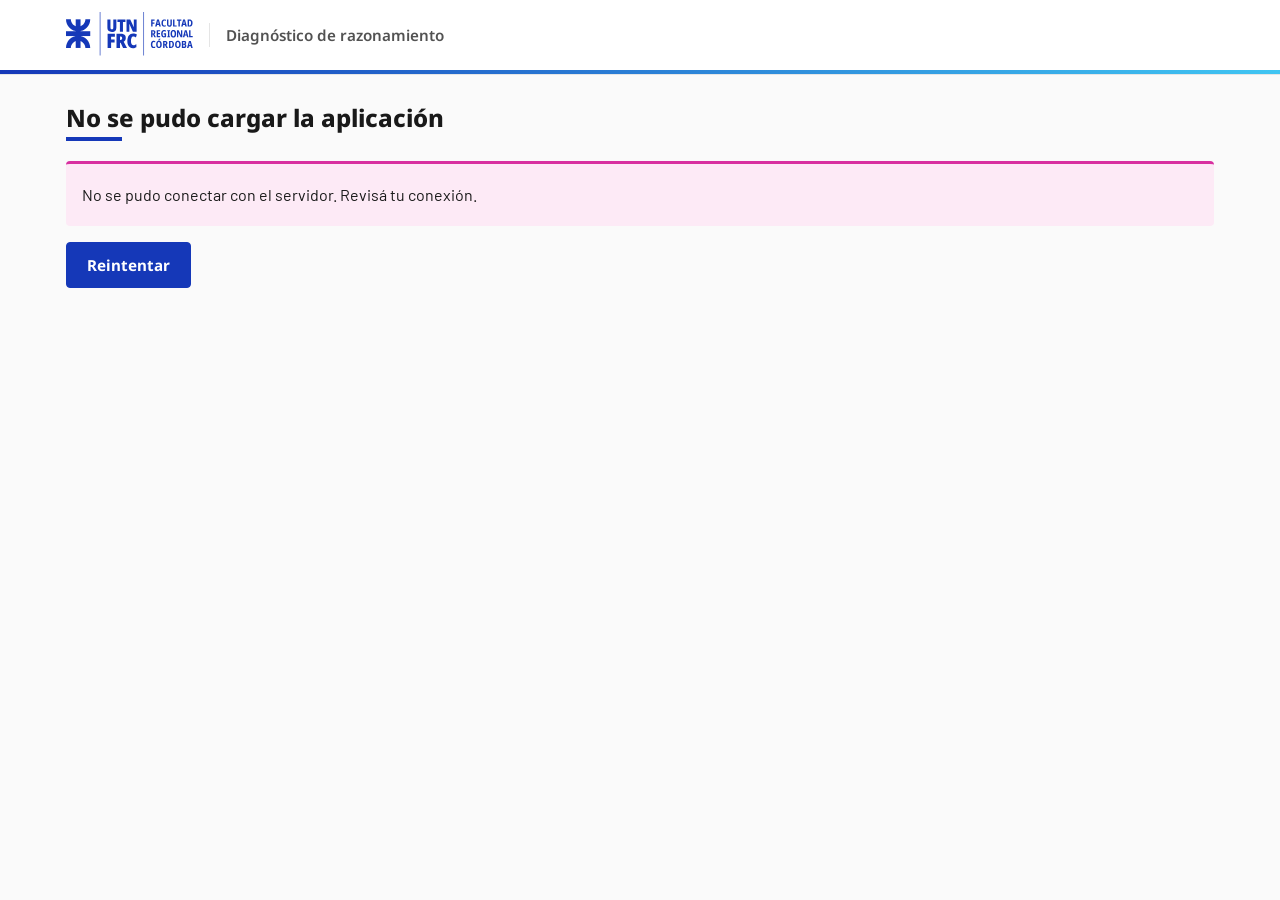
<file: index.html>
<!doctype html>
<html lang="es-AR">
<head>
  <meta charset="utf-8">
  <meta name="viewport" content="width=device-width, initial-scale=1">
  <!-- URL del web app de Apps Script (/exec). Vacío = modo demostración (no envía nada).
       Al empaquetar para Apps Script (tools/build.mjs) se vacía: allí se usa google.script.run. -->
  <meta name="adm-endpoint" content="https://script.google.com/macros/s/AKfycbxphro7fCM4X6hc3OILZ6rqdETnppSdbJthvHeFShtG07scTrv3sZAgCCoYEf8JAbkT/exec">
  <title>Diagnóstico de razonamiento · UTN FRC</title>
  <link rel="preconnect" href="https://fonts.googleapis.com">
  <link rel="preconnect" href="https://fonts.gstatic.com" crossorigin>
  <link rel="stylesheet" href="https://fonts.googleapis.com/css2?family=Barlow:ital,wght@0,400;0,500;0,600;0,700;1,400&family=JetBrains+Mono:wght@500;700&family=Noto+Sans:wght@600;700;800&display=swap">
  <link rel="stylesheet" href="styles.css">
</head>
<body>
  <a class="skip-link" href="#app">Saltar al contenido</a>
  <header class="site-header">
    <div class="site-header-inner">
      <span class="brand">
        <picture class="logo-extendido">
          <source srcset="assets/logo-utn-frc-blanco.svg" media="(prefers-color-scheme: dark)">
          <img src="assets/logo-utn-frc.svg" alt="UTN · Facultad Regional Córdoba" width="127" height="46">
        </picture>
        <picture class="logo-reducido">
          <source srcset="assets/logo-utn-frc-reducido-blanco.svg" media="(prefers-color-scheme: dark)">
          <img src="assets/logo-utn-frc-reducido.svg" alt="UTN · Facultad Regional Córdoba" width="59" height="38">
        </picture>
      </span>
      <span class="site-title">Diagnóstico de razonamiento</span>
    </div>
    <div class="brand-gradient" aria-hidden="true"></div>
  </header>
  <div id="demo-banner" class="demo-banner" hidden>
    Modo demostración: las respuestas no se envían a ningún servidor.
  </div>
  <main id="app" tabindex="-1">
    <p class="loading">Cargando…</p>
    <noscript>Esta aplicación necesita JavaScript habilitado.</noscript>
  </main>
  <div id="sr-live" class="sr-only" aria-live="polite" aria-atomic="true"></div>
  <div id="sr-alert" class="sr-only" role="alert" aria-atomic="true"></div>

  <dialog id="dlg" aria-labelledby="dlg-title" aria-describedby="dlg-body">
    <h2 id="dlg-title"></h2>
    <div id="dlg-body"></div>
    <div class="dlg-actions" id="dlg-actions"></div>
  </dialog>

  <script src="items.js"></script>
  <script src="app.js"></script>
</body>
</html>
</file>
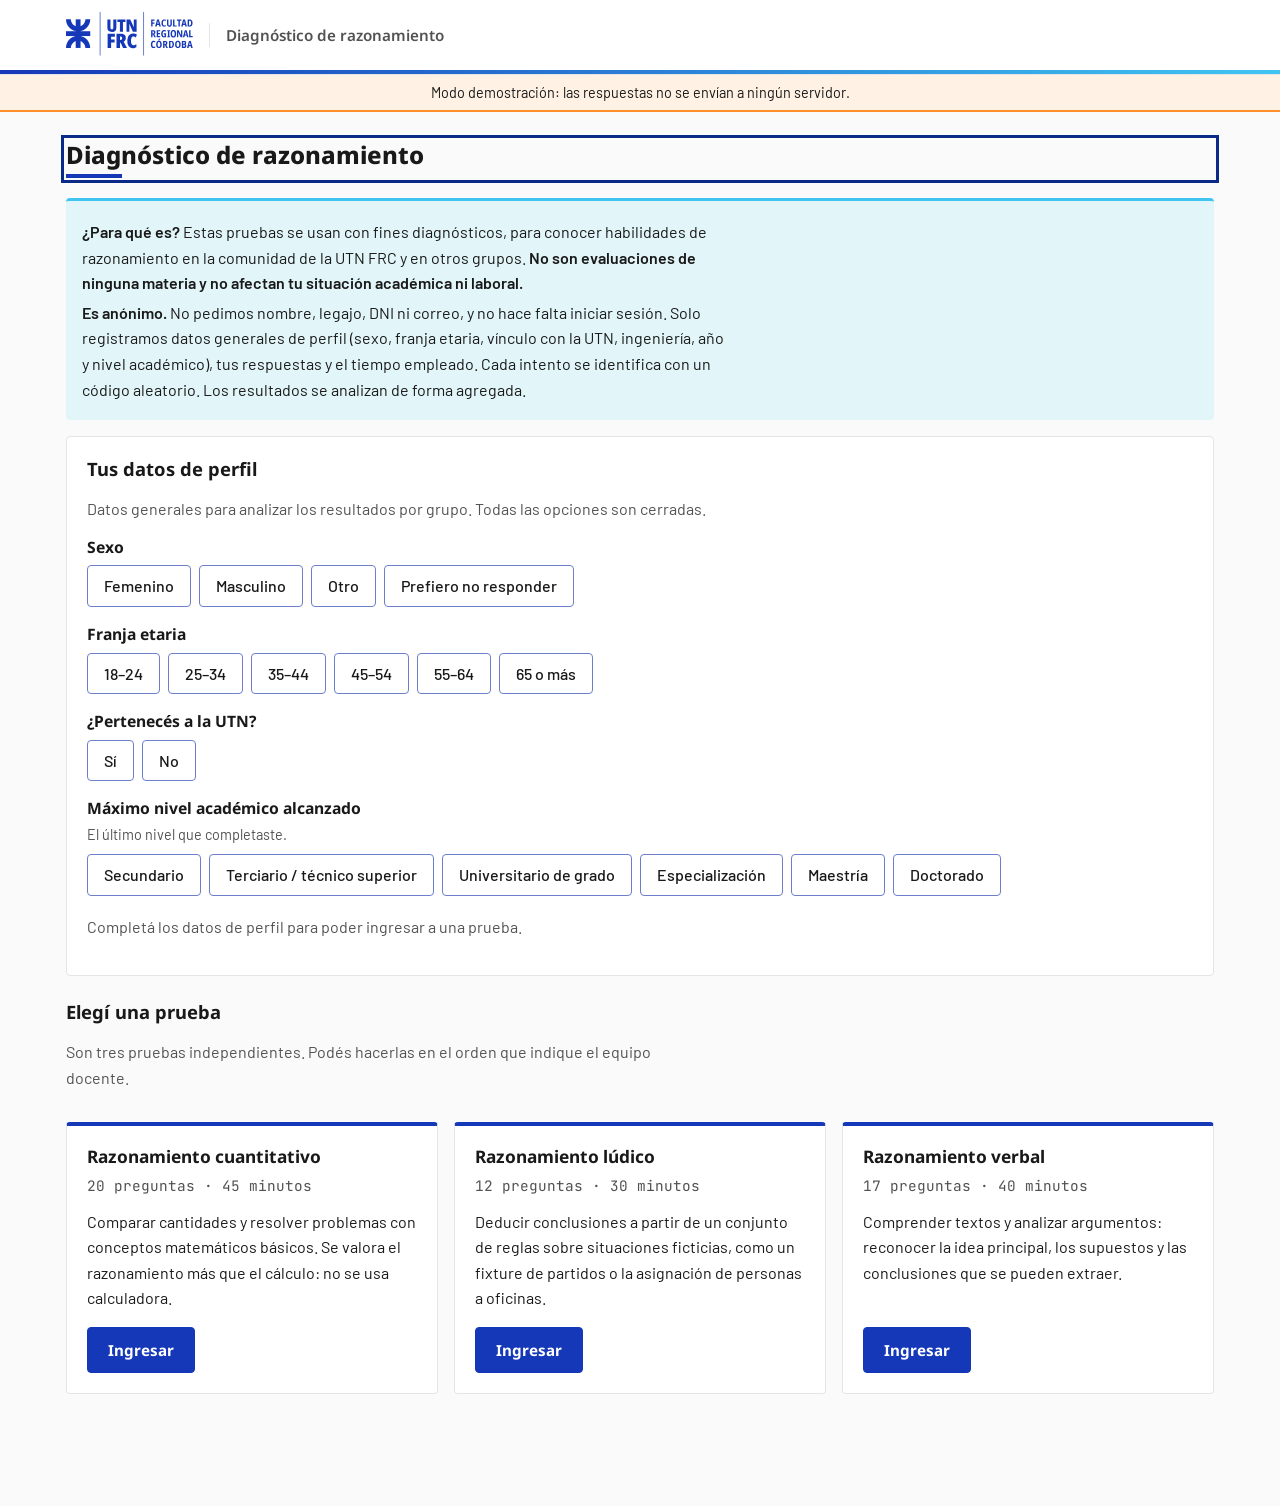
<file: apps-script/Index.html>
<!-- ARCHIVO GENERADO por tools/build.mjs a partir de web/. No editar a mano. -->
<!doctype html>
<html lang="es-AR">
<head>
  <meta charset="utf-8">
  <!-- URL del web app de Apps Script (/exec). Vacío = modo demostración (no envía nada).
       Al empaquetar para Apps Script (tools/build.mjs) se vacía: allí se usa google.script.run. -->
  <meta name="adm-endpoint" content="">
  <title>Diagnóstico de razonamiento · UTN FRC</title>
  <link rel="preconnect" href="https://fonts.googleapis.com">
  <link rel="preconnect" href="https://fonts.gstatic.com" crossorigin>
  <link rel="stylesheet" href="https://fonts.googleapis.com/css2?family=Barlow:ital,wght@0,400;0,500;0,600;0,700;1,400&family=JetBrains+Mono:wght@500;700&family=Noto+Sans:wght@600;700;800&display=swap">
  <style>
/*
 * Estilos alineados al Manual de Identidad Visual UTN FRC (versión reducida, mayo 2026).
 * Paleta: Azul UTN FRC #1538B8 (oscuro #0B2986, claro #D9E5F4), Celeste Asento #40C5F2
 * (oscuro #0A3F60, claro #E2F6F9), neutros #191919 / #E5E5E5 / #FAFAFA y complementarios
 * Naranja Energía #FF8E2C, Magenta Visión #D830A0, Verde Vital #6FA958.
 * Tipografías: Barlow (textos), Noto Sans (títulos y textos cortos destacados),
 * JetBrains Mono (información tabulada: temporizador y códigos).
 * Los valores marcados "derivado" no están en el manual: se eligieron para cumplir contraste AA.
 */
:root {
  --utn-azul: #1538B8;
  --utn-azul-oscuro: #0B2986;
  --utn-azul-claro: #D9E5F4;
  --utn-celeste: #40C5F2;
  --utn-celeste-oscuro: #0A3F60;
  --utn-celeste-claro: #E2F6F9;
  --utn-negro: #191919;
  --utn-gris: #E5E5E5;
  --utn-gris-claro: #FAFAFA;
  --utn-naranja: #FF8E2C;
  --utn-magenta: #D830A0;

  --bg: var(--utn-gris-claro);
  --surface: #FFFFFF;
  --surface-2: var(--utn-azul-claro);
  --text: var(--utn-negro);
  --muted: #525252;              /* derivado: gris de texto secundario, 7.5:1 */
  --border: var(--utn-gris);     /* líneas y bordes (manual) */
  --border-control: #6D7FCB;     /* derivado del azul: bordes de controles, 3.8:1 */
  --accent: var(--utn-azul);
  --accent-strong: var(--utn-azul-oscuro);
  --accent-contrast: #FFFFFF;
  --accent-soft: var(--utn-azul-claro);
  --info-soft: var(--utn-celeste-claro);
  --info-ink: var(--utn-celeste-oscuro);
  --warn: var(--utn-naranja);
  --warn-soft: #FFF1E3;          /* derivado del naranja */
  --warn-ink: var(--utn-negro);
  --danger: #9B1E72;             /* derivado del magenta para texto, 7.4:1 */
  --danger-soft: #FDEAF6;        /* derivado del magenta */
  --danger-line: var(--utn-magenta);
  --focus: var(--utn-azul-oscuro);
  --header-bg: #FFFFFF;
  --gradient: linear-gradient(90deg, var(--utn-azul) 0%, var(--utn-celeste) 100%);

  --font-text: "Barlow", system-ui, -apple-system, "Segoe UI", Roboto, Arial, sans-serif;
  --font-title: "Noto Sans", "Barlow", system-ui, sans-serif;
  --font-mono: "JetBrains Mono", ui-monospace, "SF Mono", Menlo, Consolas, monospace;
  --radius: 4px;
  --radius-sm: 3px;
  --read-width: 72ch;
  color-scheme: light;
}
@media (prefers-color-scheme: dark) {
  :root {
    --bg: var(--utn-negro);
    --surface: #202326;          /* derivado */
    --surface-2: var(--utn-celeste-oscuro);
    --text: var(--utn-gris-claro);
    --muted: #B8B8B8;            /* derivado */
    --border: #3A3F45;           /* derivado */
    --border-control: #7F8A99;   /* derivado */
    --accent: var(--utn-celeste);
    --accent-strong: #7FD8F6;    /* derivado */
    --accent-contrast: var(--utn-negro);
    --accent-soft: var(--utn-celeste-oscuro);
    --info-soft: #12303F;        /* derivado */
    --info-ink: var(--utn-celeste-claro);
    --warn-soft: #3A2A17;        /* derivado */
    --warn-ink: #FFD2A8;         /* derivado */
    --danger: #E07BC4;           /* derivado */
    --danger-soft: #3D1A30;      /* derivado */
    --focus: var(--utn-celeste);
    --header-bg: #202326;
    color-scheme: dark;
  }
}

* { box-sizing: border-box; }
html { -webkit-text-size-adjust: 100%; }
body {
  margin: 0;
  background: var(--bg);
  color: var(--text);
  font: 400 16px/1.6 var(--font-text);
}
main { max-width: 1180px; margin: 0 auto; padding: 16px 16px 96px; outline: none; }
h1, h2, h3, legend, .q-number, .test-bar .title { font-family: var(--font-title); line-height: 1.25; }
h1 { font-size: 1.5rem; font-weight: 800; margin: .75rem 0 1.25rem; padding-bottom: .5rem; position: relative; }
/* Subrayado corto en azul, como los encabezados de sección del manual. */
h1::after { content: ""; position: absolute; left: 0; bottom: 0; width: 56px; height: 4px; background: var(--accent); }
h2 { font-size: 1.15rem; font-weight: 700; margin: 1.5rem 0 .75rem; }
h3 { font-size: 1.02rem; font-weight: 700; margin: 1rem 0 .5rem; }
p, li { max-width: var(--read-width); }
a { color: var(--accent); }
strong, b { font-weight: 600; }
.muted { color: var(--muted); }
.loading { color: var(--muted); }

:focus-visible { outline: 3px solid var(--focus); outline-offset: 2px; }

.sr-only {
  position: absolute !important; width: 1px; height: 1px; padding: 0; margin: -1px;
  overflow: hidden; clip: rect(0 0 0 0); white-space: nowrap; border: 0;
}
.skip-link { position: absolute; left: 8px; top: -48px; background: var(--surface); padding: 8px 12px; z-index: 50; border-radius: var(--radius); }
.skip-link:focus { top: 8px; }
.demo-banner { background: var(--warn-soft); color: var(--warn-ink); text-align: center; padding: 6px 12px; font-size: .9rem; border-bottom: 2px solid var(--warn); }

/* ---------- Encabezado institucional ---------- */
.site-header { background: var(--header-bg); border-bottom: 1px solid var(--border); }
.site-header-inner {
  max-width: 1180px; margin: 0 auto; padding: 12px 16px;
  display: flex; align-items: center; gap: 16px; flex-wrap: wrap;
}
.brand { display: block; line-height: 0; }
.brand img { display: block; height: 46px; width: auto; }
.brand picture { display: block; }
.brand .logo-reducido { display: none; }
.site-title {
  font-family: var(--font-title); font-weight: 600; font-size: .95rem; color: var(--muted);
  padding-left: 16px; border-left: 1px solid var(--border);
}
.brand-gradient { height: 4px; background: var(--gradient); }
@media (max-width: 600px) {
  .brand img { height: 38px; }
  .brand .logo-extendido { display: none; }
  .brand .logo-reducido { display: block; }
  .site-title { font-size: .85rem; padding-left: 12px; }
}

/* ---------- Tarjetas y formularios ---------- */
.card {
  background: var(--surface); border: 1px solid var(--border); border-radius: var(--radius);
  padding: 20px; margin: 16px 0;
}
.notice { background: var(--info-soft); color: var(--text); border-radius: var(--radius); padding: 14px 16px; margin: 16px 0; border-top: 3px solid var(--utn-celeste); }
.notice.warn { background: var(--warn-soft); border-top-color: var(--warn); }
.notice.danger { background: var(--danger-soft); border-top-color: var(--danger-line); }
.notice p { margin: .25rem 0; }

fieldset { border: 0; padding: 0; margin: 0 0 18px; min-width: 0; }
fieldset .ayuda { margin: -4px 0 8px; font-size: .9rem; }
.bloque-condicional { border-left: 3px solid var(--accent-soft); padding-left: 14px; margin: -4px 0 18px; }
.bloque-condicional[hidden] { display: none; }
legend { font-weight: 700; margin-bottom: 8px; padding: 0; font-size: .98rem; }
.choice-row { display: flex; flex-wrap: wrap; gap: 8px; }
.chip { position: relative; }
.chip input { position: absolute; opacity: 0; inset: 0; margin: 0; cursor: pointer; }
.chip span {
  display: inline-block; padding: 7px 16px; border: 1px solid var(--border-control); border-radius: var(--radius);
  background: var(--surface); cursor: pointer; user-select: none; font-weight: 500;
}
.chip input:checked + span { background: var(--accent); color: var(--accent-contrast); border-color: var(--accent); }
.chip input:focus-visible + span { outline: 3px solid var(--focus); outline-offset: 2px; }
select {
  font: inherit; color: var(--text); background: var(--surface); border: 1px solid var(--border-control);
  border-radius: var(--radius); padding: 9px 12px; width: 100%; max-width: 480px;
}

.btn {
  font: inherit; font-family: var(--font-title); font-weight: 700; font-size: .95rem; cursor: pointer;
  border-radius: var(--radius); padding: 10px 20px;
  border: 1px solid var(--accent); background: var(--accent); color: var(--accent-contrast);
  min-height: 44px; display: inline-flex; align-items: center; gap: 6px; text-decoration: none;
}
.btn:hover:not([disabled]) { background: var(--accent-strong); border-color: var(--accent-strong); }
.btn.secondary { background: transparent; color: var(--accent); }
.btn.secondary:hover:not([disabled]) { background: var(--accent-soft); color: var(--accent); }
.btn.ghost { background: transparent; border-color: transparent; color: var(--accent); padding-inline: 8px; }
.btn.ghost:hover:not([disabled]) { background: var(--accent-soft); border-color: transparent; }
.btn[disabled] { opacity: .45; cursor: not-allowed; }
.actions { display: flex; flex-wrap: wrap; gap: 10px; margin-top: 16px; align-items: center; }

.tests { display: grid; gap: 16px; grid-template-columns: repeat(auto-fit, minmax(260px, 1fr)); }
.test-card { display: flex; flex-direction: column; gap: 6px; border-top: 4px solid var(--accent); }
.test-card h3 { margin: 0; font-size: 1.08rem; }
.test-card .meta { color: var(--muted); font-size: .9rem; margin: 0; font-family: var(--font-mono); }
.test-card .resumen { margin: .35rem 0 0; }
.test-card .actions { margin-top: auto; padding-top: 10px; }
.badge { display: inline-block; font-size: .8rem; padding: 2px 8px; border-radius: var(--radius-sm); background: var(--accent-soft); color: var(--text); }
.badge.warn { background: var(--warn-soft); color: var(--warn-ink); }

dl.facts { display: grid; grid-template-columns: max-content 1fr; gap: 4px 16px; margin: 0; }
dl.facts dt { color: var(--muted); }
dl.facts dd { margin: 0; font-weight: 600; }

/* ---------- Barra de la prueba ---------- */
.test-bar {
  position: sticky; top: 0; z-index: 10; background: var(--surface); border-bottom: 1px solid var(--border);
  box-shadow: 0 2px 0 0 var(--accent);
  margin: -16px -16px 16px; padding: 10px 16px; display: flex; flex-wrap: wrap; gap: 8px 16px; align-items: center;
}
.test-bar .title { font-weight: 700; margin-right: auto; }
.timer {
  font-family: var(--font-mono); font-variant-numeric: tabular-nums; font-weight: 700; font-size: 1.1rem;
  padding: 4px 12px; border-radius: var(--radius); background: var(--accent-soft); color: var(--text);
  border: 1px solid transparent;
}
.timer.warn { background: var(--warn); color: var(--utn-negro); }
.timer.danger { background: var(--danger-soft); color: var(--danger); border-color: var(--danger-line); }
.progress { color: var(--muted); font-size: .92rem; }

/* ---------- Layout pregunta + material ---------- */
.test-layout { display: grid; gap: 20px; }
.test-layout.with-material { grid-template-columns: minmax(0, 1fr); }
@media (min-width: 960px) {
  .test-layout.with-material { grid-template-columns: minmax(0, 1fr) minmax(0, 1.1fr); align-items: start; }
  .material { position: sticky; top: 76px; max-height: calc(100vh - 96px); overflow: auto; }
  .material-toggle { display: none !important; }
  .material .material-body[hidden] { display: block !important; }
}
.material {
  background: var(--surface); border: 1px solid var(--border); border-radius: var(--radius); padding: 16px 20px;
  border-top: 4px solid var(--utn-celeste);
}
.material h2 { margin: 0 0 .5rem; font-size: 1rem; }
.material-head { display: flex; justify-content: space-between; align-items: center; gap: 8px; }
.material-body { line-height: 1.7; }
.material-body strong { background: var(--accent-soft); padding: 0 2px; border-radius: 2px; }
ul.rules { padding-left: 1.2em; }
ul.rules li { margin: .3rem 0; }
@media (max-width: 959px) {
  .material-body { max-height: 55vh; overflow: auto; }
}

.question { background: var(--surface); border: 1px solid var(--border); border-radius: var(--radius); padding: 20px; }
.part-head { font-size: .92rem; margin-bottom: 12px; }
.part-head summary { cursor: pointer; font-weight: 600; color: var(--accent); }
.part-head .consigna { color: var(--muted); margin: .5rem 0 0; }
.q-number { font-size: 1.05rem; font-weight: 800; margin: 0 0 10px; }
.stem { margin-bottom: 16px; }
.stem p { margin: .5rem 0; }
.common { text-align: center; margin: 8px 0 14px; }
table.quantities { width: 100%; border-collapse: collapse; margin: 6px 0 18px; table-layout: fixed; }
table.quantities th, table.quantities td { border: 1px solid var(--border); padding: 10px 12px; text-align: center; vertical-align: middle; }
table.quantities th { background: var(--accent-soft); font-family: var(--font-title); font-size: .92rem; }
blockquote.stimulus { margin: 0 0 14px; padding: 10px 16px; border-left: 4px solid var(--accent); background: var(--bg); border-radius: 0 var(--radius) var(--radius) 0; }
blockquote.stimulus p { margin: .4rem 0; }
ol.roman { list-style: upper-roman; padding-left: 2.4em; }
ol.roman li { margin: .3rem 0; }

.options { display: grid; gap: 8px; }
.option {
  display: grid; grid-template-columns: auto auto 1fr; gap: 10px; align-items: center;
  border: 1px solid var(--border); border-radius: var(--radius); padding: 10px 14px; cursor: pointer; background: var(--surface);
}
.option:hover { border-color: var(--border-control); }
.option input { width: 18px; height: 18px; margin: 0; accent-color: var(--accent); }
.option .letter { font-family: var(--font-title); font-weight: 800; min-width: 1.4em; color: var(--accent); }
.option:has(input:checked) { border-color: var(--accent); background: var(--accent-soft); box-shadow: inset 0 0 0 1px var(--accent); }
.q-nav { display: grid; grid-template-columns: auto 1fr auto; gap: 10px; align-items: center; margin-top: 18px; }
.q-nav [data-accion=limpiar] { justify-self: center; }
@media (max-width: 480px) {
  .q-nav { grid-template-columns: 1fr 1fr; }
  .q-nav [data-accion=sig] { grid-column: 2; grid-row: 1; justify-content: center; }
  .q-nav [data-accion=ant] { justify-content: center; }
  .q-nav [data-accion=limpiar] { grid-column: 1 / -1; }
}

.grid-nav { margin-top: 20px; }
.grid-nav ol { list-style: none; padding: 0; margin: 0; display: flex; flex-wrap: wrap; gap: 6px; }
.grid-nav button {
  font: inherit; font-family: var(--font-mono); font-size: .9rem; min-width: 44px; min-height: 44px;
  border-radius: var(--radius); cursor: pointer; border: 1px solid var(--border); background: var(--surface); color: var(--text);
}
.grid-nav button.answered { background: var(--accent-soft); border-color: var(--accent); }
.grid-nav button[aria-current="step"] { outline: 2px solid var(--accent); outline-offset: 1px; font-weight: 700; }
.legend-keys { display: flex; gap: 14px; font-size: .85rem; color: var(--muted); margin-top: 8px; flex-wrap: wrap; }
.legend-keys span::before { content: ""; display: inline-block; width: 12px; height: 12px; border-radius: 2px; margin-right: 6px; vertical-align: -1px; border: 1px solid var(--border-control); }
.legend-keys .k-ans::before { background: var(--accent-soft); border-color: var(--accent); }

/* ---------- Revisión ---------- */
table.review { width: 100%; border-collapse: collapse; }
table.review th, table.review td { text-align: left; padding: 8px 10px; border-bottom: 1px solid var(--border); }
table.review th { font-family: var(--font-title); font-size: .9rem; }
table.review td:first-child { font-family: var(--font-mono); }
table.review td.missing { color: var(--danger); font-weight: 600; }
.review-wrap { overflow-x: auto; }

/* ---------- Matemática ---------- */
.math { font-family: "Cambria Math", "STIX Two Math", "Times New Roman", serif; font-size: 1.12em; white-space: nowrap; }
.math i { font-style: italic; }
.math sup { font-size: .7em; line-height: 0; }
.math-block { text-align: left; }
.math-frac { display: inline-flex; flex-direction: column; vertical-align: middle; text-align: center; margin: 0 .15em; line-height: 1.2; }
.math-frac .num { border-bottom: 1px solid currentColor; padding: 0 .2em; }
.math-frac .den { padding: 0 .2em; }
.math-root { white-space: nowrap; }
.math-root .idx { font-size: .6em; margin-right: -.45em; vertical-align: .9em; line-height: 0; }
.math-root .rad { font-size: 1.1em; }
.math-root .radicand { border-top: 1px solid currentColor; padding: 0 .1em; }

/* ---------- Diálogo ---------- */
dialog {
  border: 1px solid var(--border); border-top: 4px solid var(--accent); border-radius: var(--radius);
  background: var(--surface); color: var(--text);
  max-width: min(560px, calc(100vw - 32px)); padding: 20px 22px;
}
dialog::backdrop { background: rgba(11, 41, 134, .45); }
dialog h2 { margin-top: 0; }
.dlg-actions { display: flex; flex-wrap: wrap; gap: 10px; justify-content: flex-end; margin-top: 18px; }

@media (max-width: 600px) {
  body { font-size: 15.5px; }
  .card, .question { padding: 16px; }
  .test-bar { gap: 6px 10px; padding: 8px 16px; }
  .test-bar .title { flex-basis: 100%; font-size: .95rem; }
  .test-bar .prog-label { display: none; }
  .test-bar .btn { min-height: 40px; padding: 6px 12px; margin-left: auto; font-size: .88rem; }
  .timer { font-size: 1rem; padding: 3px 10px; }
  table.quantities th, table.quantities td { padding: 8px 6px; }
}
@media (prefers-reduced-motion: reduce) { * { scroll-behavior: auto !important; } }

/* ---------- Código de acceso y resultado ---------- */
.code-input {
  font-family: var(--font-mono); font-size: 1.25rem; font-weight: 500; letter-spacing: .15em; text-transform: uppercase;
  color: var(--text); background: var(--surface); border: 1px solid var(--border-control); border-radius: var(--radius);
  padding: 10px 14px; width: 100%; max-width: 280px;
}
.code-input[aria-invalid="true"] { border-color: var(--danger-line); }
.form-error { color: var(--danger); font-weight: 600; min-height: 1.6em; margin: .5rem 0 0; }
.codigo-intento { font-family: var(--font-mono); letter-spacing: .05em; }
.result-pct { margin: .25rem 0 .75rem; }
.result-pct .big { display: block; font-family: var(--font-title); font-size: 2.6rem; font-weight: 800; line-height: 1.1; color: var(--accent); }

</style>
</head>
<body>
  <a class="skip-link" href="#app">Saltar al contenido</a>
  <header class="site-header">
    <div class="site-header-inner">
      <span class="brand">
        <picture class="logo-extendido">
          <source srcset="[data-uri]" media="(prefers-color-scheme: dark)">
          <img src="[data-uri]" alt="UTN · Facultad Regional Córdoba" width="127" height="46">
        </picture>
        <picture class="logo-reducido">
          <source srcset="[data-uri]" media="(prefers-color-scheme: dark)">
          <img src="[data-uri]" alt="UTN · Facultad Regional Córdoba" width="59" height="38">
        </picture>
      </span>
      <span class="site-title">Diagnóstico de razonamiento</span>
    </div>
    <div class="brand-gradient" aria-hidden="true"></div>
  </header>
  <div id="demo-banner" class="demo-banner" hidden>
    Modo demostración: las respuestas no se envían a ningún servidor.
  </div>
  <main id="app" tabindex="-1">
    <p class="loading">Cargando…</p>
    <noscript>Esta aplicación necesita JavaScript habilitado.</noscript>
  </main>
  <div id="sr-live" class="sr-only" aria-live="polite" aria-atomic="true"></div>
  <div id="sr-alert" class="sr-only" role="alert" aria-atomic="true"></div>

  <dialog id="dlg" aria-labelledby="dlg-title" aria-describedby="dlg-body">
    <h2 id="dlg-title"></h2>
    <div id="dlg-body"></div>
    <div class="dlg-actions" id="dlg-actions"></div>
  </dialog>

  <script>
/*
 * Contenido de las tres pruebas del "ADM Test C (práctica)".
 * Transcripción fiel del PDF, en el mismo orden. NO contiene la clave de
 * respuestas: la clave vive solo en el servidor (apps-script/Clave.gs).
 *
 * Las fórmulas se escriben en HTML (sup/sub, fracciones y raíces con CSS) y
 * cada expresión matemática lleva una lectura textual para lectores de
 * pantalla (clase .sr-only).
 *
 * Los campos `revision` documentan decisiones de transcripción para el
 * equipo docente; no se muestran a los estudiantes.
 */
(function (root) {
  'use strict';

  // Fracción apilada con lectura accesible "num sobre den".
  function frac(num, den, lectura) {
    return '<span class="math-frac" aria-hidden="true"><span class="num">' + num +
      '</span><span class="den">' + den + '</span></span><span class="sr-only">' +
      (lectura || '(' + num + ') sobre (' + den + ')') + '</span>';
  }
  // Raíz con índice opcional y radicando con vínculo (overline).
  function raiz(indice, radicando, lectura) {
    return '<span class="math-root" aria-hidden="true">' +
      (indice ? '<sup class="idx">' + indice + '</sup>' : '') +
      '<span class="rad">√</span><span class="radicand">' + radicando + '</span></span>' +
      '<span class="sr-only">' + lectura + '</span>';
  }
  function m(html) { return '<span class="math">' + html + '</span>'; }

  var COMPARACION = [
    { key: 'A', html: 'La cantidad A es mayor.' },
    { key: 'B', html: 'La cantidad B es mayor.' },
    { key: 'C', html: 'Las dos cantidades son iguales.' },
    { key: 'D', html: 'Con la información provista no se puede determinar la relación.' }
  ];
  function op(a, b, c, d, e) {
    var out = [];
    var arr = [a, b, c, d, e];
    for (var i = 0; i < arr.length; i++) {
      if (arr[i] !== undefined) out.push({ key: 'ABCDE'.charAt(i), html: arr[i] });
    }
    return out;
  }

  /* ------------------------------------------------------------------ */
  /* 1. RAZONAMIENTO CUANTITATIVO                                        */
  /* ------------------------------------------------------------------ */
  var cuantitativo = {
    id: 'cuantitativo',
    titulo: 'Razonamiento cuantitativo',
    minutos: 45,
    resumen: 'Comparar cantidades y resolver problemas con conceptos matemáticos básicos. Se valora el razonamiento más que el cálculo: no se usa calculadora.',
    proposito: 'Mide la habilidad para usar conceptos matemáticos básicos en situaciones que exigen sentido común y discernimiento. No es un examen de matemática: en la mayoría de los casos se trata de interpretar datos y llegar a la respuesta con recursos mínimos.',
    reglasExtra: [
      'No se permite el uso de calculadora. Podés usar papel para notas y cálculos.',
      'Parte A (preguntas 1 a 10): comparación de cantidades, 4 opciones.',
      'Parte B (preguntas 11 a 20): resolución de problemas, 5 opciones.'
    ],
    partes: {
      A: {
        titulo: 'Parte A · Comparación de cantidades',
        consigna: 'Cada una de las preguntas 1 – 10 consiste en dos cantidades, <strong>CANTIDAD A</strong> y <strong>CANTIDAD B</strong>. Cuando existe información en común para ambas cantidades, ésta aparece en el centro, por encima de las dos cantidades. Usted debe comparar las cantidades A y B y responder con la opción (A, B, C, o D) que considere la mejor. Hay sólo <strong>UNA</strong> respuesta correcta para cada pregunta.'
      },
      B: {
        titulo: 'Parte B · Resolución de problemas',
        consigna: 'Cada una de las preguntas 11 – 20 tiene cinco opciones. Elija la que considere la mejor. Hay sólo <strong>UNA</strong> respuesta correcta para cada pregunta.'
      }
    },
    grupos: {},
    items: [
      { n: 1, parte: 'A', comun: '',
        cantidadA: m('<i>x</i><sup>2</sup> + <i>y</i>'),
        cantidadB: m('<i>x</i><sup>2</sup> − <i>y</i>'),
        opciones: COMPARACION },
      { n: 2, parte: 'A',
        comun: 'Para todo <i>x</i>, sea ' + m('<i>x</i><sup>2</sup> − 7<i>x</i> − 8 = (<i>x</i> − <i>p</i>)(<i>x</i> − <i>q</i>)'),
        cantidadA: m('<i>p</i>'), cantidadB: m('<i>q</i>'), opciones: COMPARACION },
      { n: 3, parte: 'A',
        comun: 'El promedio (media aritmética) de 2 enteros positivos es igual a 31. Cada uno de los enteros es mayor que 26.',
        cantidadA: 'El mayor de los dos enteros.', cantidadB: '36', opciones: COMPARACION },
      { n: 4, parte: 'A',
        comun: 'Para todo número real <i>p</i> y <i>r</i>, sea ' + m('<i>p</i> Ψ <i>r</i> = <i>pr</i> − <i>p</i> + <i>r</i>'),
        cantidadA: m('(−4) Ψ 5'), cantidadB: m('5 Ψ (−4)'), opciones: COMPARACION,
        revision: 'El operador del PDF es la letra griega Ψ (psi); se transcribió igual.' },
      { n: 5, parte: 'A',
        comun: 'Juana es más alta que Pedro y Pedro es más bajo que Laura',
        cantidadA: 'La altura de Juana', cantidadB: 'La altura de Laura', opciones: COMPARACION },
      { n: 6, parte: 'A', comun: '',
        cantidadA: 'El menor entero positivo que es divisible por 14 y 21',
        cantidadB: 'El menor entero positivo que es divisible por 14 y 28', opciones: COMPARACION },
      { n: 7, parte: 'A', comun: '',
        cantidadA: 'El valor del dato que se encuentra a 2,5 desvíos estándar de la media en un conjunto de datos cuyo desvío estándar es 3,0 y cuya media es 20,0',
        cantidadB: '27,5', opciones: COMPARACION },
      { n: 8, parte: 'A',
        comun: m('2<sup><i>n</i>+1</sup> = 126') + '<span class="sr-only"> (2 elevado a la n más 1, igual a 126)</span>',
        cantidadA: m('<i>n</i>'), cantidadB: '6', opciones: COMPARACION },
      { n: 9, parte: 'A',
        comun: m('<i>x</i> ≠ 2'),
        cantidadA: m('−|<i>x</i> − 2|') + '<span class="sr-only"> (menos el valor absoluto de x menos 2)</span>',
        cantidadB: m('|−<i>x</i> + 2|') + '<span class="sr-only"> (valor absoluto de menos x más 2)</span>',
        opciones: COMPARACION },
      { n: 10, parte: 'A',
        comun: m('7<i>x</i> + 3<i>y</i> = 12') + '<br>' + m('21<i>x</i> + 9<i>y</i> = 36'),
        cantidadA: m('<i>x</i>'), cantidadB: m('<i>y</i>'), opciones: COMPARACION },

      { n: 11, parte: 'B',
        enunciado: '<i>n</i> es un múltiplo de 5 y <i>n</i> es un múltiplo de 9. ¿Cuál(es) de las siguientes afirmaciones <strong><u>DEBE(N)</u></strong> ser verdadera(s)?' +
          '<ol class="roman"><li>n es impar</li><li>n es igual a 45</li><li>n es múltiplo de 15</li></ol>',
        opciones: op('Sólo I', 'Sólo II', 'Sólo III', 'I, II y III', 'Ninguna de las tres') },
      { n: 12, parte: 'B',
        enunciado: 'En una elección 20% de la gente que votó era del Partido X y el resto de los votantes era del Partido Y. Al decidir sobre cierto asunto todos los miembros votantes del Partido X votaron por NO y 60% del grupo total de votantes votaron por NO. ¿Qué porcentaje de los miembros del Partido Y votaron por NO?',
        opciones: op('20%', '40%', '50%', '60%', '100%') },
      { n: 13, parte: 'B',
        enunciado: 'Si se define la operación <span class="math">*</span> de la siguiente manera:' +
          '<p class="math-block">Para todo entero <i>m</i> tal que <i>m</i> es par, ' +
          m('(<i>m</i>)<sup>*</sup> = ' + raiz('<i>m</i>', '−<i>m</i>', 'raíz de índice m de menos m')) + '</p>' +
          '<p class="math-block">Para todo entero <i>m</i> tal que <i>m</i> es impar, ' +
          m('(<i>m</i>)<sup>*</sup> = ' + raiz('<i>m</i>', '<i>m</i>', 'raíz de índice m de m')) + '</p>' +
          'Entonces ¿cuál es el valor de ' + m('(2)<sup>*</sup> × (3)<sup>*</sup>') + '?',
        opciones: op(
          m(raiz('6', '6', 'raíz sexta de 6')),
          m(raiz('', '2', 'raíz cuadrada de 2') + ' × ' + raiz('3', '3', 'raíz cúbica de 3')),
          '6', '36', 'No tiene solución entre los números reales'),
        revision: 'En el PDF el índice de la raíz de la opción B es muy pequeño; el texto extraído confirma √2 × ∛3.' },
      { n: 14, parte: 'B',
        enunciado: m('(2<i>uv</i>)<sup>2</sup> + (<i>u</i><sup>2</sup> − <i>v</i><sup>2</sup>)<sup>2</sup> =') +
          '<span class="sr-only"> (2uv) al cuadrado más (u cuadrado menos v cuadrado) al cuadrado, igual a</span>',
        opciones: op(
          m('2<i>uv</i>'),
          m('<i>u</i><sup>2</sup> − <i>v</i><sup>2</sup>'),
          m('<i>u</i><sup>2</sup> + <i>v</i><sup>2</sup>'),
          m('(2<i>uv</i>)<sup>2</sup> + (<i>u</i><sup>2</sup> + <i>v</i><sup>2</sup>)<sup>2</sup>'),
          m('(<i>u</i><sup>2</sup> + <i>v</i><sup>2</sup>)<sup>2</sup>')) },
      { n: 15, parte: 'B',
        enunciado: 'María puede cortar el pasto de su jardín en <strong><i>x</i></strong> horas. Dos horas después de que María comenzara a cortar el pasto de su jardín comenzó a llover y María interrumpió su trabajo ¿Qué porción de su jardín quedó con el pasto sin cortar?',
        opciones: op(
          m(frac('2 − <i>x</i>', '<i>x</i>', '(2 menos x) sobre x')),
          m(frac('<i>x</i>', '2', 'x sobre 2')),
          m('<i>x</i> − 2'),
          m(frac('<i>x</i> − 2', '2', '(x menos 2) sobre 2')),
          m(frac('<i>x</i> − 2', '<i>x</i>', '(x menos 2) sobre x'))) },
      { n: 16, parte: 'B',
        enunciado: '<p class="math-block">Conjunto <i>S</i> de datos: 128, 119, 207, 116, 116, 107<br>Conjunto <i>R</i> de datos: 1579, 1548, 1600, 1567, 1500</p>¿En cuántas unidades es el rango del conjunto <i>S</i> mayor que el rango del conjunto <i>R</i>?',
        opciones: op('0', '10', '20', '30', '35') },
      { n: 17, parte: 'B',
        enunciado: 'Si <i>a</i> y <i>b</i> son enteros positivos pares ¿cuál(es) de los siguientes valores <strong><u>DEBE(N)</u></strong> ser par(es)?' +
          '<ol class="roman">' +
          '<li>' + m('<i>a</i><sup><i>b</i></sup>') + '<span class="sr-only"> (a elevado a la b)</span></li>' +
          '<li>' + m('(<i>a</i> + 1)<sup><i>b</i></sup>') + '<span class="sr-only"> (a más 1, elevado a la b)</span></li>' +
          '<li>' + m('<i>a</i><sup>(<i>b</i>+1)</sup>') + '<span class="sr-only"> (a elevado a la b más 1)</span></li></ol>',
        opciones: op('Sólo I', 'Sólo II', 'I y II solamente', 'I y III solamente', 'I, II y III') },
      { n: 18, parte: 'B',
        enunciado: 'La suma de dos números, <strong><i>x</i></strong> e <strong><i>y</i></strong>, es igual a dos veces su producto. Si <strong><i>x</i></strong> = 3 ¿cuál es el valor de <strong><i>y</i></strong>?',
        opciones: op(m(frac('1', '8')), m(frac('3', '5')), m(frac('3', '2')), m(frac('5', '3')), m(frac('7', '3'))) },
      { n: 19, parte: 'B',
        enunciado: 'Se tira una moneda 5 veces ¿Cuál es la probabilidad de que salga cara <strong><u>por lo menos</u></strong> una vez?',
        opciones: op(m(frac('1', '2')), m(frac('1', '5')), m(frac('1', '16')), m(frac('1', '32')), m(frac('31', '32'))) },
      { n: 20, parte: 'B',
        enunciado: '<strong><i>S</i></strong> es la suma de tres enteros consecutivos, el mayor de los cuales es <strong><i>x</i></strong>. En términos de <strong><i>S</i></strong> ¿cuál de las siguientes es la suma de tres enteros consecutivos, el menor de los cuales es <strong><i>x</i></strong>?',
        opciones: op(m('<i>S</i> − 6'), m('<i>S</i> − 3'), m('<i>S</i> + 3'), m('<i>S</i> + 6'), m('2<i>S</i>')) }
    ]
  };

  /* ------------------------------------------------------------------ */
  /* 2. RAZONAMIENTO LÚDICO                                              */
  /* ------------------------------------------------------------------ */
  var ludico = {
    id: 'ludico',
    titulo: 'Razonamiento lúdico',
    minutos: 30,
    resumen: 'Deducir conclusiones a partir de un conjunto de reglas sobre situaciones ficticias, como un fixture de partidos o la asignación de personas a oficinas.',
    proposito: 'Explora la habilidad para entender una estructura de relaciones entre personas, lugares, objetos o eventos ficticios, deducir nueva información a partir de esas relaciones y tomar decisiones que respeten las condiciones del problema.',
    reglasExtra: [
      'Las preguntas se agrupan en dos situaciones. Las reglas de cada situación se muestran junto a sus preguntas y podés volver a consultarlas en cualquier momento.',
      'Todas las preguntas tienen 5 opciones.'
    ],
    consigna: 'Cada pregunta está basada en una situación y un conjunto de condiciones, reglas y/o restricciones. Para cada pregunta elija la opción que considere la mejor. Hay sólo <strong>UNA</strong> respuesta correcta para cada pregunta.',
    partes: {},
    grupos: {
      futbol: {
        titulo: 'Preguntas 1 – 5 · Situación y reglas',
        etiqueta: 'reglas',
        html: '<p>En una división regional de fútbol hay seis equipos: J, K, L, M, N y O. Durante la temporada, todos los equipos juegan a las 10 de la mañana de cada sábado. Cada equipo debe jugar contra cada uno de los otros equipos una y sólo una vez durante toda la temporada.</p>' +
          '<ul class="rules"><li>J juega primero contra M y segundo contra O</li><li>K juega primero N y tercero contra L</li><li>L juega primero contra O</li></ul>',
        revision: 'Regla 2: el PDF dice "K juega primero N" (sin "contra"). Se mantuvo literal.'
      },
      oficinas: {
        titulo: 'Preguntas 6 – 12 · Situación y reglas',
        etiqueta: 'reglas',
        html: '<p>Siete empleados — J, K, L, M, N, O y P — serán asignados a cuatro oficinas — 101, 102, 103 y 104. A cada una de las tres primeras oficinas podrán ser asignados dos empleados. A la oficina 104 se podrá asignar solamente un empleado.</p>' +
          '<ul class="rules"><li>Ni J ni N serán asignados a una oficina con K</li><li>L no será asignado a una oficina con M</li><li>Si O no es asignado a una oficina con M, entonces O es asignado a una oficina con P</li></ul>'
      }
    },
    items: [
      { n: 1, grupo: 'futbol', enunciado: '¿Cuál de las siguientes opciones representa los pares de equipos que juegan el primer sábado?',
        opciones: op('J y K; L y O; M y N', 'J y K; L y N; M y O', 'J y L; K y N; M y O', 'J y M; K y L; N y O', 'J y M; K y N; L y O') },
      { n: 2, grupo: 'futbol', enunciado: '¿Contra cuál de los siguientes equipos K debe jugar segundo?',
        opciones: op('J', 'L', 'M', 'N', 'O') },
      { n: 3, grupo: 'futbol', enunciado: '¿Cuál es el número total de partidos que cada equipo debe jugar durante la temporada?',
        opciones: op('3', '4', '5', '6', '7') },
      { n: 4, grupo: 'futbol', enunciado: 'Si M gana 5 partidos ¿cuál de las siguientes afirmaciones debe ser verdadera?',
        opciones: op('J pierde 5 partidos', 'J gana 4 partidos', 'J gana su primer partido', 'K gana 5 partidos', 'K pierde por lo menos un partido') },
      { n: 5, grupo: 'futbol', enunciado: 'El último conjunto de partidos podría ser entre los equipos',
        opciones: op('J y K; L y O; M y N', 'J y L; K y O; M y N', 'J y M; K y L; N y O', 'J y N; K y L; M y O', 'J y O; K y N; L y M') },
      { n: 6, grupo: 'oficinas', enunciado: '¿Cuáles de los siguientes tres pares de empleados pueden ser asignados a las tres primeras oficinas?',
        opciones: op('J y N; K y P; L y M', 'J y N; K y L; O y P', 'J y K; L y P; N y O', 'J y L; K y N; M y O', 'J y P; L y N; K y O') },
      { n: 7, grupo: 'oficinas', enunciado: 'Si L es asignado a una oficina con P ¿cuál de las siguientes afirmaciones debe ser verdadera?',
        opciones: op('K es asignado a una oficina con M', 'K es asignado a una oficina con N', 'J es asignado a una oficina con M', 'K es asignado a la 104', 'J es asignado a la 104') },
      { n: 8, grupo: 'oficinas', enunciado: 'Si L es asignado a la 104 ¿Cuál de los siguientes debe ser asignado a una oficina con J?',
        opciones: op('K', 'M', 'N', 'O', 'P') },
      { n: 9, grupo: 'oficinas', enunciado: 'Si J es asignado a una oficina con M ¿cuál de las siguientes afirmaciones debe ser verdadera?',
        opciones: op('K es asignado a la 104', 'L es asignado a la 104', 'N es asignado a la 104', 'L es asignado a una oficina con K o con N', 'P es asignado a una oficina con K o con N') },
      { n: 10, grupo: 'oficinas', enunciado: 'Si K es asignado a una oficina con P ¿cuál de las siguientes es una lista completa y exacta de los empleados que podrían ser asignados a la 104?',
        opciones: op('J', 'L', 'J, L', 'L, N', 'J, L, N') },
      { n: 11, grupo: 'oficinas', enunciado: 'Si P es asignado a una oficina con N ¿cuál de las siguientes afirmaciones <strong><u>NO PUEDE</u></strong> ser verdadera?',
        opciones: op('O es asignado a una oficina con M', 'K es asignado a una oficina con L', 'J es asignado a la 104', 'K es asignado a la 104', 'L es asignado a la 104') },
      { n: 12, grupo: 'oficinas', enunciado: 'Si P es asignado la 104 ¿cuál es el número total de posibles agrupamientos de los empleados en tres pares de compañeros de oficina?',
        opciones: op('1', '2', '3', '4', '5'),
        revision: 'El PDF dice "Si P es asignado la 104" (falta "a"). Se mantuvo literal.' }
    ]
  };

  /* ------------------------------------------------------------------ */
  /* 3. RAZONAMIENTO VERBAL                                              */
  /* ------------------------------------------------------------------ */
  var verbal = {
    id: 'verbal',
    titulo: 'Razonamiento verbal',
    minutos: 40,
    resumen: 'Comprender textos y analizar argumentos: reconocer la idea principal, los supuestos y las conclusiones que se pueden extraer.',
    proposito: 'Mide la habilidad para razonar en situaciones en las que el uso del lenguaje es crucial para resolver problemas: comprensión de textos y análisis de argumentos.',
    reglasExtra: [
      'Parte A (preguntas 1 a 11): un texto corto con 4 preguntas y un texto largo con 7 preguntas. Los textos completos quedan disponibles durante toda la prueba.',
      'Parte B (preguntas 12 a 17): razonamiento crítico sobre situaciones diversas.',
      'Respondé usando solo la lógica interna del texto, sin recurrir a conocimientos previos sobre el tema.'
    ],
    partes: {
      A: {
        titulo: 'Parte A · Manejo de texto',
        consigna: 'Cada texto de este grupo está seguido por preguntas basadas en su contenido. Después de leer el texto elija la mejor opción para responder la correspondiente pregunta. Responda cada pregunta sobre la base de lo que está <strong>explícito</strong> o <strong>implícito</strong> en el texto.'
      },
      B: {
        titulo: 'Parte B · Razonamiento crítico',
        consigna: 'Analice la situación sobre la cual se basa cada una de las siguientes preguntas. Luego elija la opción que representa la mejor respuesta.'
      }
    },
    grupos: {
      piel: {
        titulo: 'Texto de las preguntas 1 – 4',
        etiqueta: 'texto',
        html: '<p>Aunque gran cantidad de organismos patogénicos constantemente se ponen en contacto con la piel, éstos hallan en ella un medio ambiente muy desfavorable y, si no existe una herida, tienen gran dificultad para colonizarla. Esta capacidad “auto-esterilizante” de la piel es resultado de la tendencia que tienen todos los ecosistemas bien desarrollados hacia la homeostasis, o el mantenimiento del status quo.</p>' +
          '<p>Las especies que típicamente viven en el suelo, agua y otras partes raramente se reproducen en la piel. La piel indemne es también desfavorable para la mayor parte de los patógenos humanos. La piel es demasiado ácida o demasiado árida para algunas especies. El constante recambio de las capas superficiales de la piel dificulta aún más la posibilidad de que se establezcan invasores. El mecanismo de defensa más interesante, sin embargo, es resultado de las actividades metabólicas de la <strong>flora residente</strong>. Los <strong>ácidos grasos insaturados</strong>, un importante componente de los lípidos que se encuentran en <strong>el sebo que se junta en la superficie de la piel</strong>, inhiben el crecimiento de varios <strong>patógenos cutáneos bacterianos y micóticos</strong> (hongos). Estos ácidos son el producto metabólico de <strong>ciertos miembros gram-positivos de la comunidad cutánea</strong>, los cuales degradan los <strong>lípidos más complejos</strong> que se encuentran en secreciones de sebo más nuevas.</p>'
      },
      tolstoi: {
        titulo: 'Texto de las preguntas 5 – 11',
        etiqueta: 'texto',
        html: '<p><strong>“Las obras maestras son mudas,” escribió Flaubert. “Tienen el aspecto sereno de los mismísimos productos de la naturaleza, de los grandes animales y las montañas.”</strong> Flaubert bien podría haber estado hablando de <i>La Guerra y la Paz</i>, aquella obra vasta, silenciosa, insondable y simple que provoca un sinfín de preguntas a través de la majestuosidad de su ser. La simpleza de Tolstoi es “arrolladora”, dice Bayley, el crítico, “desconcertante” porque proviene de “la impresión casual que Tolstoi tiene de que el mundo es tal cual él lo ve.” Al igual que otros escritores rusos del siglo XIX, Tolstoi es “notable” porque “dice lo que quiere decir”, pero se aparta de todos los demás y de la mayor parte de los escritores occidentales por su identificación con la vida, identificación que es tan completa que nos hace olvidar que es un artista. Él es el centro de su trabajo pero su egocentrismo es de una clase especial. Goethe, por ejemplo, dice Bayley, “se preocupaba nada más que por él mismo. Tolstoi era nada más que él mismo.”</p>' +
          '<p>A pesar de sus variados modos de escritura y de la multiplicidad de personajes en su ficción, Tolstoi y su obra son uno. La famosa “conversión” en su adultez media, relatada con emoción en <i>Confesión</i>, fue la cumbre de su vida espiritual temprana y no un desvío de ella. Los cambios aparentemente fundamentales que lo llevaron de la narrativa épica a la parábola dogmática, de una actitud gozosa y optimista hacia la vida al pesimismo y al cinismo, de <i>La Guerra y la Paz</i> a <i>La Sonata Kreutzer</i>, provinieron de las mismas profundidades inquietas e impresionables de un espíritu independiente que anhelaba llegar a la verdad de su experiencia. “La verdad es mi héroe,” escribió Tolstoi en su juventud, cuando narraba las vicisitudes de la batalla de Sebastopol. La verdad siguió siendo su héroe — la suya propia, no la verdad de los otros. Los otros caían de bruces frente a Napoleón, creían que un solo hombre podría cambiar los destinos de naciones, adherían a rituales sin significado, formaban sus gustos de acuerdo a los cánones establecidos del arte. Tolstoi revirtió todos los preconceptos; y con cada reversión derrocó el “sistema”, la “máquina”, la creencia ungida externamente, el comportamiento convencional para así favorecer la vida asistemática, impulsiva, una vida de motivaciones internas y de soluciones basadas en el pensamiento independiente.</p>' +
          '<p>En su obra lo artificial y lo genuino son siempre exhibidos en dramática oposición: el supuestamente grande Napoleón y el verdaderamente grande e ignorado Capitán Tushin, o la verdadera experiencia en el campo de batalla de Nicolás Rostov y su posterior relato de la misma. Lo simple es siempre enfrentado a lo ornamentado, el conocimiento ganado de la experiencia a las aseveraciones de creencias prestadas. <strong>La mágica simpleza de Tolstoi</strong> es el producto de estas tensiones; su obra es un registro de las preguntas que se formuló a sí mismo y de las respuestas que encontró en su búsqueda. Los más grandes personajes de su narrativa ejemplifican esta búsqueda y su felicidad depende de la magnitud de sus respuestas. Tolstoi quería la felicidad pero sólo la felicidad ganada con esfuerzo, la realización emocional y la claridad intelectual que sólo podían venir como premio de un esfuerzo supremo. Despreciaba las satisfacciones menores.</p>'
      },
      serpientes: {
        titulo: 'Texto de las preguntas 13 – 14',
        etiqueta: 'texto',
        html: '<p>En cierta área pantanosa, tanto la muy venenosa serpiente de coral como una clase de serpiente mucho menos venenosa tienen bandas rojas, negras y blancas. A sólo 100 kilómetros de distancia, en un área más seca, la variedad local de serpiente de coral carece de bandas rojas. En ese mismo lugar, la especie de serpiente menos venenosa también carece de bandas rojas. La explicación es que, en ambos hábitats, la cuidadosa imitación de la serpiente de coral le garantiza a la variedad menos venenosa una cierta protección que de otro modo no tendría.</p>'
      }
    },
    items: [
      { n: 1, parte: 'A', grupo: 'piel', enunciado: 'El propósito principal del pasaje es',
        opciones: op('ofrecer un análisis de algunos procesos metabólicos',
          'detallar las maneras en que pueden ser inhibidos los hongos y las bacterias',
          'describir mecanismos con los que la piel se protege de patógenos',
          'analizar los métodos a través de los cuales los sistemas biológicos mantienen el status quo',
          'dar un ejemplo específico de las defensas básicas de la piel contra los patógenos') },
      { n: 2, parte: 'A', grupo: 'piel', enunciado: '¿A cuál de los siguientes elementos que aparecen en negrita en el texto se refiere la frase “<strong>flora residente</strong>”, también en negrita?',
        opciones: op('ácidos grasos insaturados', 'el sebo que se junta en la superficie de la piel',
          'patógenos cutáneos bacterianos y micóticos', 'ciertos miembros gram-positivos de la comunidad cutánea', 'lípidos más complejos'),
        revision: 'Depende de las negritas del texto; se reprodujeron las mismas seis expresiones en negrita que el PDF.' },
      { n: 3, parte: 'A', grupo: 'piel', enunciado: 'Todos los siguientes elementos se encuentran entre las defensas naturales de la piel contra organismos patógenos <strong><u>EXCEPTO</u></strong>',
        opciones: op('la sequedad de la piel', 'la acidez de la piel', 'la tendencia de los patógenos a la homeostasis',
          'el recambio de las capas cutáneas superficiales', 'la degradación metabólica de los lípidos') },
      { n: 4, parte: 'A', grupo: 'piel', enunciado: '¿Cuál de las siguientes maneras usa la autora para presentar su argumentación?',
        opciones: op('formula un problema y luego aporta una solución', 'presenta un fenómeno y luego analiza las razones que lo producen',
          'provee información y luego saca conclusiones de ésta', 'hace una aseveración general y luego razona por analogía',
          'hace una inferencia y luego la desarrolla por medio de ejemplos') },
      { n: 5, parte: 'A', grupo: 'tolstoi', enunciado: '¿Cuál de las siguientes afirmaciones caracteriza mejor la actitud de la autora respecto de Tolstoi?',
        opciones: op('Critica el cinismo de sus últimas obras', 'Encuentra que su teatralidad es artificial', 'Admira su completa sinceridad',
          'Halla que su incoherencia es perturbadora', 'Respeta su devoción por la ortodoxia') },
      { n: 6, parte: 'A', grupo: 'tolstoi', enunciado: '¿Cuál de las siguientes afirmaciones parafrasea mejor la opinión de Flaubert que aparece en negrita en el texto?',
        opciones: op('Las obras maestras parecen comunes e insulsas desde la perspectiva de una era posterior',
          'Las grandes obras de arte no ofrecen explicaciones sobre sí mismas como así tampoco lo hacen los objetos naturales',
          'Las obras de arte importantes tienen un lugar en la historia por su cualidad única',
          'Los aspectos más importantes del buen arte son el orden y la tranquilidad que reflejan',
          'Las obras maestras que perduran en el tiempo representan las fuerzas de la naturaleza') },
      { n: 7, parte: 'A', grupo: 'tolstoi', enunciado: 'La autora cita a Bayley en las primeras líneas para mostrar que',
        opciones: op('aunque Tolstoi observa e interpreta la vida, no se mantiene al margen de su propia experiencia',
          'el realismo de la obra de Tolstoi da la ilusión de que sus novelas son registros de eventos de la vida diaria',
          'lamentablemente, Tolstoi no es consciente de sus propias limitaciones aunque es sincero en su intento de describir la experiencia',
          'aunque Tolstoi trabaja sin demasiado cuidado y cae en presuposiciones injustificadas, su obra tiene un inexplicable halo de verdad',
          'la perspectiva personal de Tolstoi hace a su obra casi ininteligible para la mayoría de los lectores') },
      { n: 8, parte: 'A', grupo: 'tolstoi', enunciado: 'La autora afirma que la conversión de Tolstoi representó',
        opciones: op('una renunciación total al mundo', 'el rechazo de ideas vanguardistas', 'el resultado natural de sus creencias más tempranas',
          'la aceptación de una religión que previamente había rechazado', 'un cambio fundamental en su estilo de escritura') },
      { n: 9, parte: 'A', grupo: 'tolstoi', enunciado: 'De acuerdo al texto, la respuesta de Tolstoi a los valores intelectuales y artísticos aceptados en su época fue',
        opciones: op('seleccionar los más válidos de entre todos ellos', 'combinar puntos de vista opuestos para formar una nueva doctrina',
          'rechazar los fundamentos de la religión para así poder servir a su arte', 'subvertirlos para defender un nuevo punto de vista político',
          'trastocarlos para poder ser fiel a su propia experiencia') },
      { n: 10, parte: 'A', grupo: 'tolstoi', enunciado: '¿Cuál de las siguientes afirmaciones es verdadera respecto de <i>La Guerra y la Paz</i>, según se puede inferir del pasaje?',
        opciones: op('Pertenece a un período temprano de la obra de Tolstoi', 'Incorpora la polémica de la época sobre el desorden de la vida rusa',
          'Tiene una trama argumental simple', 'Es una obra que refleja una visión irónica de la vida',
          'Se ajusta a los parámetros de refinamiento estético sostenidos por los contemporáneos de Tolstoi') },
      { n: 11, parte: 'A', grupo: 'tolstoi', enunciado: 'De acuerdo con el texto, la explicación de “<strong>La mágica simpleza de Tolstoi</strong>”, en el contexto en que aparece en negrita, se basa en parte en su',
        opciones: op('notable poder de observación y su facilidad para la descripción exacta', 'persistente resistencia a los convencionalismos unida a su gran energía',
          'inusual habilidad para reducir a unas pocas palabras la descripción de situaciones complejas',
          'constante odio por la doctrina religiosa y su preferencia por el nuevo cientificismo',
          'continuo esfuerzo por representar lo natural en oposición a lo pretencioso') },

      { n: 12, parte: 'B',
        enunciado: '<blockquote class="stimulus"><p><strong>Hugo:</strong> Si estoy leyendo un buen libro, la historia me absorbe de tal manera que si alguien me llama, no soy consciente de ello y no oigo cosa alguna.</p><p><strong>Juan:</strong> Si usted no puede oír cosa alguna, no puede saber que alguien lo ha estado llamando.</p></blockquote>La respuesta de Juan muestra que ha hecho cuál de las siguientes suposiciones:',
        opciones: op('Cuando Hugo está concentrado leyendo un buen libro, nadie lo llama.',
          'Hugo no puede saber que alguien lo ha llamado a menos que haya oído ese llamado.',
          'Cuando Hugo no está concentrado leyendo algún buen libro, alguien frecuentemente lo llama.',
          'Hugo se concentra más de lo que él mismo cree.',
          'Hugo lee buenos libros y hay gente que lo llama, pero no al mismo tiempo.') },
      { n: 13, parte: 'B', grupo: 'serpientes', enunciado: '¿Cuál de las siguientes afirmaciones puede ser una presuposición relevante que subyace a la explicación ofrecida en el texto?',
        opciones: op('Las serpientes de coral reclaman territorios individuales, los cuales defienden contra otras serpientes.',
          'La coloración roja es un camuflaje efectivo principalmente en áreas secas, donde los rojos naturales son más comunes que en otras partes.',
          'La presencia de una serpiente de coral tiene un extraño efecto paralizante sobre algunas de sus presas.',
          'Los predadores cuyas dietas incluyen serpientes tienden a evitar a las más venenosas',
          'Las serpientes de diferentes especies pueden coexistir en paz siempre y cuando no compitan por la misma comida.') },
      { n: 14, parte: 'B', grupo: 'serpientes', enunciado: '¿Cuál de las siguientes afirmaciones se puede inferir lógicamente del texto?',
        opciones: op('Todas las variedades de serpientes de coral tienen bandas rojas, negras y blancas.',
          'La diferenciación entre las serpientes de coral con bandas rojas y las serpientes de coral sin bandas rojas precede a la correspondiente diferenciación entre los miembros de la especie de serpientes menos venenosas mencionadas.',
          'Los miembros de la especie de serpientes menos venenosas mencionadas producen el mismo tipo de veneno que la serpiente de coral aunque en menor cantidad.',
          'Las serpientes de coral de diferentes áreas tienen diferentes tipos de veneno.',
          'La protección que la variedad menos venenosa de serpiente mencionada obtiene de la serpiente de coral significa que la variedad menos venenosa deber ser de alguna utilidad para la serpiente de coral.'),
        revision: 'Opción E: el PDF dice "deber ser" (errata por "debe ser"). Se mantuvo literal.' },
      { n: 15, parte: 'B',
        enunciado: '<blockquote class="stimulus"><p>Sólo cuando la alarma suena en la casa, la policía o los bomberos llegan allí. Para que la policía o los bomberos lleguen a la casa, deben pasar frente la escuela. Sólo la policía pasó frente a la escuela ayer, y ni la policía ni los bomberos respondieron a alarmas anteayer.</p></blockquote>¿Cuál de las siguientes afirmaciones puede inferirse lógicamente del texto?',
        opciones: op('Los bomberos no llegaron a la casa ayer.', 'La alarma no sonó en la casa ayer.', 'La policía llegó a la casa ayer.',
          'La policía pasó frente a la escuela anteayer.', 'Los bomberos fallaron en su capacidad de respuesta a la alarma que sonó ayer.'),
        revision: 'El PDF dice "pasar frente la escuela" (falta "a"). Se mantuvo literal.' },
      { n: 16, parte: 'B',
        enunciado: '<blockquote class="stimulus"><p>Un estudio de los datos sobre erupciones volcánicas en el siglo XX muestra un lento y sostenido incremento en el número de informes de erupciones, con bruscas caídas que coinciden con las dos guerras mundiales. La interpretación más razonable de estos datos es que la actividad volcánica en el siglo XX se mantuvo a un nivel constante a lo largo del siglo.</p></blockquote>¿Cuál de las siguientes afirmaciones puede ser una presuposición relevante que subyace a la interpretación de los datos ofrecida en el texto?',
        opciones: op('Es esperable que el lento crecimiento del número de informes de erupciones volcánicas en el siglo XX continúe en el siglo XXI.',
          'Las erupciones volcánicas constituyen sólo un pequeño porcentaje de la suma total de la actividad volcánica; sin embargo, tienden a ser divulgadas con más presteza que el resto de la actividad volcánica.',
          'El hecho que las bruscas caídas en los informes de erupciones volcánicas ocurrieran durante las dos guerras es atribuible a fluctuaciones aleatorias de los datos.',
          'Las variaciones en la frecuencia de los informes de erupciones volcánicas pueden atribuirse razonablemente a factores que afectaron la posibilidad de informar.',
          'Los datos anteriores al siglo XX son demasiado asistemáticos como para apoyar cualquier conclusión razonablemente firme sobre los niveles de actividad volcánica a largo plazo.') },
      { n: 17, parte: 'B',
        enunciado: '<blockquote class="stimulus"><p>Mirar televisión con inteligencia es una habilidad que debe ser aprendida, tal como debe ser aprendida la habilidad para leer un libro. La televisión, en gran medida a causa de las ilusiones inherentes a ella como un medio visual que se apoya tanto en las virtudes como en las flaquezas de la cámara, crea ilusiones de las cuales uno debe ser consciente si intenta recrear la realidad de carne y hueso que estas ilusiones distorsionan.</p></blockquote>¿Cuál es la conclusión principal que se puede obtener del texto?',
        opciones: op('Se requiere un televidente inteligente para extraer una imagen auténtica del mundo y de los eventos que ocurren en éste de las imágenes con que la televisión presenta a ambos.',
          'Saber cómo mirar televisión inteligentemente es una habilidad no menos importante que la de saber leer un libro.',
          'Los creadores de programas de televisión poseen un arsenal de trucos visuales con los que engañan al televidente distraído.',
          'La innovación tecnológica en video cámaras es frustrante ya que frecuentemente pone a disposición del público elementos innecesarios mientras que no provee otros elementos que el usuario sí necesita.',
          'La habilidad para ver televisión inteligentemente es muy parecida a la habilidad para leer un libro ya que cada una requiere sobre todo la habilidad para reconocer ilusiones y distorsiones como lo que son.') }
    ]
  };

  root.ADM_ITEMS = {
    version: 'ADM-C-practica-v1',
    pruebas: { cuantitativo: cuantitativo, ludico: ludico, verbal: verbal },
    orden: ['cuantitativo', 'ludico', 'verbal']
  };
})(typeof window !== 'undefined' ? window : this);

</script>
  <script>
/*
 * Aplicación del estudiante: perfil anónimo, instrucciones, prueba con
 * temporizador, revisión y entrega. No calcula puntajes: la corrección se
 * hace en el servidor (Apps Script) con una clave que el navegador no ve.
 */
(function () {
  'use strict';

  var DATA = window.ADM_ITEMS;
  var PREFIJO = 'admtest:v1:';
  var AVISOS_SEG = [300, 60];

  var PERFIL_TEXTOS = {
    sexos: { femenino: 'Femenino', masculino: 'Masculino', otro: 'Otro', prefiero_no_responder: 'Prefiero no responder' },
    edades: { '18-24': '18–24', '25-34': '25–34', '35-44': '35–44', '45-54': '45–54', '55-64': '55–64', '65+': '65 o más' },
    utn: { si: 'Sí', no: 'No' },
    vinculos: { estudiante: 'Estudiante', graduado: 'Graduado/a', docente: 'Docente', nodocente: 'Nodocente' },
    anios: { '1': '1.º año', '2': '2.º año', '3': '3.º año', '4': '4.º año', '5': '5.º año', otro: 'Otro' },
    niveles: {
      secundario: 'Secundario', terciario: 'Terciario / técnico superior', universitario: 'Universitario de grado',
      especializacion: 'Especialización', maestria: 'Maestría', doctorado: 'Doctorado'
    }
  };

  // Valores usados solo en modo demostración; con servidor manda apiConfig().
  var CONFIG_DEMO = {
    ok: true,
    version: DATA.version,
    recepcionAbierta: true,
    mostrarPorcentaje: true,
    pruebas: {
      cuantitativo: { habilitada: true, minutos: 45, items: 20 },
      ludico: { habilitada: true, minutos: 30, items: 12 },
      verbal: { habilitada: true, minutos: 40, items: 17 }
    },
    perfil: {
      sexos: ['femenino', 'masculino', 'otro', 'prefiero_no_responder'],
      edades: ['18-24', '25-34', '35-44', '45-54', '55-64', '65+'],
      vinculos: ['estudiante', 'graduado', 'docente', 'nodocente'],
      anios: ['1', '2', '3', '4', '5', 'otro'],
      niveles: ['secundario', 'terciario', 'universitario', 'especializacion', 'maestria', 'doctorado'],
      especialidades: [
        'Ingeniería Civil', 'Ingeniería Eléctrica', 'Ingeniería Electromecánica',
        'Ingeniería Electrónica', 'Ingeniería Industrial', 'Ingeniería Mecánica',
        'Ingeniería Metalúrgica', 'Ingeniería Química',
        'Ingeniería en Sistemas de Información', 'Otra', 'No aplica'
      ]
    }
  };

  var app = document.getElementById('app');
  var estado = { config: null, perfil: null, intento: null, timer: null, avisados: {} };

  /* ================================================================
   * Almacenamiento local (tolerante a fallos)
   * ============================================================== */
  function leer(store, k) {
    try { var v = store.getItem(PREFIJO + k); return v ? JSON.parse(v) : null; } catch (e) { return null; }
  }
  function guardar(store, k, v) {
    try { store.setItem(PREFIJO + k, JSON.stringify(v)); } catch (e) { /* sin almacenamiento */ }
  }
  function borrar(store, k) {
    try { store.removeItem(PREFIJO + k); } catch (e) { /* sin almacenamiento */ }
  }
  var local = safeStore('localStorage');
  var sesion = safeStore('sessionStorage');
  function safeStore(nombre) {
    try { return window[nombre]; } catch (e) { return { getItem: function () { return null; }, setItem: function () {}, removeItem: function () {} }; }
  }

  // Intento en curso: persiste en localStorage para sobrevivir a recargas o cortes.
  function guardarIntento() { if (estado.intento) guardar(local, 'intento', estado.intento); }
  function borrarIntento() { borrar(local, 'intento'); estado.intento = null; }

  /* ================================================================
   * Transporte hacia el servidor
   * ============================================================== */
  var endpointMeta = document.querySelector('meta[name="adm-endpoint"]');
  var ENDPOINT = endpointMeta ? endpointMeta.content.trim() : '';
  var MODO = (window.google && google.script && google.script.run) ? 'gas' : (ENDPOINT ? 'fetch' : 'demo');

  var api = {
    config: function () { return llamar('apiConfig', 'config', null); },
    iniciar: function (d) { return llamar('apiIniciar', 'iniciar', d); },
    entregar: function (d) { return llamar('apiEntregar', 'entregar', d); }
  };
  function llamar(fn, accion, data) {
    if (MODO === 'gas') {
      return new Promise(function (ok, fallo) {
        var r = google.script.run.withSuccessHandler(ok).withFailureHandler(fallo);
        if (data === null) r[fn](); else r[fn](data);
      });
    }
    if (MODO === 'fetch') {
      // text/plain evita el preflight CORS; Apps Script responde JSON.
      return fetch(ENDPOINT, { method: 'POST', body: JSON.stringify({ action: accion, data: data }), redirect: 'follow' })
        .then(function (r) { if (!r.ok) throw new Error('HTTP ' + r.status); return r.json(); });
    }
    // Modo demostración: no se envía nada.
    return new Promise(function (ok) {
      setTimeout(function () {
        if (accion === 'config') ok(CONFIG_DEMO);
        else if (accion === 'iniciar') ok(data.codigo.trim() ? { ok: true, demo: true, token: 'demo' } : { ok: false, error: 'codigo_invalido' });
        else ok({ ok: true, recibido: true, demo: true, idIntento: data.idIntento, resultado: { porcentaje: '—' } });
      }, 250);
    });
  }

  /* ================================================================
   * Utilidades
   * ============================================================== */
  function esc(s) {
    return String(s).replace(/[&<>"']/g, function (c) {
      return { '&': '&amp;', '<': '&lt;', '>': '&gt;', '"': '&quot;', "'": '&#39;' }[c];
    });
  }
  function uuidv4() {
    if (window.crypto && crypto.randomUUID) return crypto.randomUUID();
    var b = new Uint8Array(16);
    crypto.getRandomValues(b);
    b[6] = (b[6] & 0x0f) | 0x40;
    b[8] = (b[8] & 0x3f) | 0x80;
    var h = Array.prototype.map.call(b, function (x) { return (x + 0x100).toString(16).slice(1); }).join('');
    return h.slice(0, 8) + '-' + h.slice(8, 12) + '-' + h.slice(12, 16) + '-' + h.slice(16, 20) + '-' + h.slice(20);
  }
  function mmss(seg) {
    seg = Math.max(0, Math.ceil(seg));
    var m = Math.floor(seg / 60), s = seg % 60;
    return m + ':' + (s < 10 ? '0' : '') + s;
  }
  function anunciar(txt, urgente) {
    var el = document.getElementById(urgente ? 'sr-alert' : 'sr-live');
    el.textContent = '';
    setTimeout(function () { el.textContent = txt; }, 50);
  }
  function enfocar(sel) {
    var el = typeof sel === 'string' ? app.querySelector(sel) : sel;
    if (el) { if (!el.hasAttribute('tabindex')) el.setAttribute('tabindex', '-1'); el.focus({ preventScroll: false }); }
  }
  function prueba(id) { return DATA.pruebas[id]; }
  function cfgPrueba(id) { return estado.config.pruebas[id]; }
  function codigoCorto(id) { return id.slice(0, 8).toUpperCase(); }
  function perfilCompleto(p) {
    if (!p || !p.sexo || !p.edad || !p.utn || !p.nivel) return false;
    if (p.utn === 'no') return true;
    return !!(p.vinculo && p.especialidad && (p.vinculo !== 'estudiante' || p.anio));
  }
  // Filas "dato: valor" del perfil, solo con lo que corresponde.
  function resumenPerfil(p) {
    var filas = [
      ['Sexo', PERFIL_TEXTOS.sexos[p.sexo]],
      ['Franja etaria', PERFIL_TEXTOS.edades[p.edad]],
      ['¿De la UTN?', PERFIL_TEXTOS.utn[p.utn]]
    ];
    if (p.utn === 'si') {
      filas.push(['Vínculo', PERFIL_TEXTOS.vinculos[p.vinculo]]);
      filas.push(['Ingeniería', p.especialidad]);
      if (p.vinculo === 'estudiante') filas.push(['Año', PERFIL_TEXTOS.anios[p.anio]]);
    }
    filas.push(['Nivel académico', PERFIL_TEXTOS.niveles[p.nivel]]);
    return filas.map(function (f) { return '<dt>' + esc(f[0]) + '</dt><dd>' + esc(f[1] || '') + '</dd>'; }).join('');
  }
  function grupoChips(nombre, leyenda, valores, textos, actual, ayuda) {
    return '<fieldset><legend>' + esc(leyenda) + '</legend>' +
      (ayuda ? '<p class="muted ayuda">' + esc(ayuda) + '</p>' : '') + '<div class="choice-row">' +
      valores.map(function (v) {
        return '<label class="chip"><input type="radio" name="' + nombre + '" value="' + esc(v) + '"' +
          (actual === v ? ' checked' : '') + '><span>' + esc(textos[v] || v) + '</span></label>';
      }).join('') + '</div></fieldset>';
  }
  function textoError(e) {
    var codigos = {
      recepcion_cerrada: 'La recepción de pruebas está cerrada en este momento.',
      prueba_deshabilitada: 'Esta prueba no está habilitada en este momento.',
      ya_entregado: 'Este intento ya fue entregado.',
      codigo_invalido: 'El código de acceso no es correcto. Pedíselo al equipo docente.',
      codigo_no_configurado: 'Esta prueba todavía no tiene código de acceso configurado. Avisale al equipo docente.',
      token_invalido: 'El intento no fue habilitado con un código de acceso válido.',
      servidor_ocupado: 'El servidor está ocupado. Probá de nuevo en unos segundos.'
    };
    if (e && e.error && codigos[e.error]) return codigos[e.error];
    if (e && e.error) return 'El servidor rechazó el envío (' + e.error + (e.detalle ? ': ' + e.detalle : '') + ').';
    return 'No se pudo conectar con el servidor. Revisá tu conexión.';
  }

  /* ================================================================
   * Diálogo accesible
   * ============================================================== */
  function dialogo(titulo, cuerpoHtml, botones, opciones) {
    var dlg = document.getElementById('dlg');
    document.getElementById('dlg-title').textContent = titulo;
    document.getElementById('dlg-body').innerHTML = cuerpoHtml;
    var cont = document.getElementById('dlg-actions');
    cont.innerHTML = '';
    botones.forEach(function (b) {
      var btn = document.createElement('button');
      btn.type = 'button';
      btn.className = 'btn ' + (b.clase || '');
      btn.textContent = b.texto;
      btn.addEventListener('click', function () { cerrarDialogo(); if (b.accion) b.accion(); });
      cont.appendChild(btn);
    });
    dlg.oncancel = function (ev) { if (opciones && opciones.bloqueante) ev.preventDefault(); };
    if (dlg.open) dlg.close();
    if (dlg.showModal) dlg.showModal(); else dlg.setAttribute('open', '');
    var foco = cont.querySelector('.btn:not(.secondary)') || cont.firstChild;
    if (foco) foco.focus();
  }
  function cerrarDialogo() {
    var dlg = document.getElementById('dlg');
    if (dlg.open) { if (dlg.close) dlg.close(); else dlg.removeAttribute('open'); }
  }

  /* ================================================================
   * Vista: inicio (propósito, privacidad, perfil y elección de prueba)
   * ============================================================== */
  function vistaInicio() {
    detenerTimer();
    window.onbeforeunload = null;
    app.onchange = null;
    var c = estado.config;
    var p = estado.perfil || {};
    var pendiente = leer(local, 'intento');

    var html = '<h1>Diagnóstico de razonamiento</h1>' +
      '<div class="notice"><p><strong>¿Para qué es?</strong> Estas pruebas se usan con fines diagnósticos, para conocer habilidades de razonamiento en la comunidad de la UTN FRC y en otros grupos. <strong>No son evaluaciones de ninguna materia y no afectan tu situación académica ni laboral.</strong></p>' +
      '<p><strong>Es anónimo.</strong> No pedimos nombre, legajo, DNI ni correo, y no hace falta iniciar sesión. Solo registramos datos generales de perfil (sexo, franja etaria, vínculo con la UTN, ingeniería, año y nivel académico), tus respuestas y el tiempo empleado. Cada intento se identifica con un código aleatorio. Los resultados se analizan de forma agregada.</p></div>';

    if (!c.recepcionAbierta) {
      html += '<div class="notice warn"><p>La recepción de pruebas está cerrada en este momento.</p></div>';
    }

    if (pendiente) {
      var pp = prueba(pendiente.prueba);
      html += '<div class="notice warn" id="pendiente"><p><strong>Hay una prueba sin terminar en este dispositivo:</strong> ' + esc(pp.titulo) + '.</p>' +
        (pendiente.estado === 'pendiente'
          ? '<p>Ya la entregaste, pero el envío no se completó. Reintentá el envío.</p><div class="actions"><button class="btn" data-accion="reenviar">Reintentar envío</button></div>'
          : '<p>El tiempo sigue corriendo desde que comenzó.</p><div class="actions"><button class="btn" data-accion="continuar">Continuar la prueba</button></div>') +
        '</div>';
    }

    var pf = c.perfil, T = PERFIL_TEXTOS;
    html += '<section class="card" aria-labelledby="perfil-h"><h2 id="perfil-h" style="margin-top:0">Tus datos de perfil</h2>' +
      '<p class="muted">Datos generales para analizar los resultados por grupo. Todas las opciones son cerradas.</p>' +
      grupoChips('sexo', 'Sexo', pf.sexos, T.sexos, p.sexo) +
      grupoChips('edad', 'Franja etaria', pf.edades, T.edades, p.edad) +
      grupoChips('utn', '¿Pertenecés a la UTN?', ['si', 'no'], T.utn, p.utn) +
      '<div id="bloque-utn" class="bloque-condicional"' + (p.utn === 'si' ? '' : ' hidden') + '>' +
        grupoChips('vinculo', '¿Cuál es tu vínculo con la UTN?', pf.vinculos, T.vinculos, p.vinculo) +
        '<fieldset><legend><label for="especialidad">Ingeniería a la que pertenecés</label></legend>' +
        '<p class="muted ayuda">Si tu vínculo no corresponde a una ingeniería, elegí "No aplica".</p>' +
        '<select id="especialidad" name="especialidad"><option value="">Elegí una opción</option>' +
        pf.especialidades.map(function (e) {
          return '<option' + (p.especialidad === e ? ' selected' : '') + '>' + esc(e) + '</option>';
        }).join('') + '</select></fieldset>' +
        '<div id="bloque-anio" class="bloque-condicional"' + (p.utn === 'si' && p.vinculo === 'estudiante' ? '' : ' hidden') + '>' +
          grupoChips('anio', '¿Qué año estás cursando?', pf.anios, T.anios, p.anio) +
        '</div>' +
      '</div>' +
      grupoChips('nivel', 'Máximo nivel académico alcanzado', pf.niveles, T.niveles, p.nivel, 'El último nivel que completaste.') +
      '<p id="perfil-estado" class="muted" aria-live="polite"></p></section>';

    html += '<section aria-labelledby="pruebas-h"><h2 id="pruebas-h">Elegí una prueba</h2>' +
      '<p class="muted">Son tres pruebas independientes. Podés hacerlas en el orden que indique el equipo docente.</p><div class="tests">' +
      DATA.orden.map(function (id) {
        var t = prueba(id), cp = cfgPrueba(id);
        var hecha = (leer(sesion, 'hechas') || []).indexOf(id) >= 0;
        return '<article class="card test-card"><h3>' + esc(t.titulo) + '</h3>' +
          '<p class="meta">' + cp.items + ' preguntas · ' + cp.minutos + ' minutos</p>' +
          '<p class="resumen">' + esc(t.resumen) + '</p>' +
          (hecha ? '<p><span class="badge">Entregada en esta sesión</span></p>' : '') +
          (!cp.habilitada ? '<p><span class="badge warn">No habilitada</span></p>' : '') +
          '<div class="actions"><button class="btn" data-accion="abrir" data-prueba="' + id + '"' +
          (!cp.habilitada || !c.recepcionAbierta ? ' disabled' : '') + '>Ingresar</button></div></article>';
      }).join('') + '</div></section>';

    if ((leer(sesion, 'hechas') || []).length) {
      html += '<div class="actions"><button class="btn secondary" data-accion="terminar">Terminé: borrar mis datos de perfil de este dispositivo</button></div>';
    }

    app.innerHTML = html;

    function valor(nombre) {
      var el = app.querySelector('input[name=' + nombre + ']:checked');
      return el ? el.value : '';
    }
    function actualizarPerfil() {
      var utn = valor('utn'), vinculo = valor('vinculo');
      var esUtn = utn === 'si', esEstudiante = esUtn && vinculo === 'estudiante';
      app.querySelector('#bloque-utn').hidden = !esUtn;
      app.querySelector('#bloque-anio').hidden = !esEstudiante;
      // Solo se guarda lo que corresponde según las respuestas anteriores.
      estado.perfil = {
        sexo: valor('sexo'), edad: valor('edad'), utn: utn,
        vinculo: esUtn ? vinculo : '',
        especialidad: esUtn ? app.querySelector('#especialidad').value : '',
        anio: esEstudiante ? valor('anio') : '',
        nivel: valor('nivel')
      };
      guardar(sesion, 'perfil', estado.perfil);
      app.querySelector('#perfil-estado').textContent = perfilCompleto(estado.perfil)
        ? 'Perfil completo.' : 'Completá los datos de perfil para poder ingresar a una prueba.';
    }
    app.querySelectorAll('#perfil-h ~ fieldset input, #perfil-h ~ div input, #especialidad').forEach(function (el) {
      el.addEventListener('change', actualizarPerfil);
    });
    actualizarPerfil();

    app.onclick = function (ev) {
      var b = ev.target.closest('button[data-accion]');
      if (!b) return;
      var acc = b.getAttribute('data-accion');
      if (acc === 'abrir') {
        if (!perfilCompleto(estado.perfil)) {
          app.querySelector('#perfil-estado').textContent = 'Antes de ingresar, completá todos los datos de perfil.';
          enfocar('#perfil-h');
          anunciar('Completá los datos de perfil antes de ingresar.', true);
          return;
        }
        if (leer(local, 'intento')) {
          dialogo('Hay una prueba sin terminar', '<p>Terminá o entregá la prueba en curso antes de empezar otra.</p>', [{ texto: 'Entendido' }]);
          return;
        }
        vistaInstrucciones(b.getAttribute('data-prueba'));
      } else if (acc === 'continuar') {
        estado.intento = leer(local, 'intento');
        vistaPrueba();
      } else if (acc === 'reenviar') {
        estado.intento = leer(local, 'intento');
        enviar();
      } else if (acc === 'terminar') {
        borrar(sesion, 'perfil'); borrar(sesion, 'hechas'); estado.perfil = null;
        vistaInicio();
        anunciar('Datos de perfil borrados de este dispositivo.');
      }
    };
    enfocar('h1');
  }

  /* ================================================================
   * Vista: instrucciones previas
   * ============================================================== */
  function vistaInstrucciones(id) {
    var t = prueba(id), cp = cfgPrueba(id), p = estado.perfil;
    var html = '<p><button class="btn ghost" data-accion="volver">← Volver</button></p>' +
      '<h1>' + esc(t.titulo) + '</h1>' +
      '<section class="card"><h2 style="margin-top:0">Propósito</h2><p>' + esc(t.proposito) + '</p>' +
      '<dl class="facts"><dt>Preguntas</dt><dd>' + cp.items + '</dd><dt>Tiempo</dt><dd>' + cp.minutos + ' minutos</dd>' +
      '<dt>Resultado</dt><dd>' + (estado.config.mostrarPorcentaje
        ? 'Al entregar verás tu porcentaje de aciertos (sin detalle por pregunta)'
        : 'Lo analiza el equipo docente') + '</dd></dl></section>' +
      '<section class="card"><h2 style="margin-top:0">Reglas</h2><ul>' +
      '<li>Cada pregunta tiene <strong>una sola respuesta correcta</strong>. Podés cambiar o borrar tu respuesta hasta entregar.</li>' +
      '<li>Las respuestas incorrectas y las preguntas sin responder no suman ni restan puntos.</li>' +
      '<li>Podés moverte libremente entre las preguntas y revisar todo antes de entregar. Te vamos a avisar cuáles quedaron sin responder; no se completan automáticamente.</li>' +
      t.reglasExtra.map(function (r) { return '<li>' + esc(r) + '</li>'; }).join('') +
      '</ul></section>' +
      '<section class="card"><h2 style="margin-top:0">Tiempo</h2><ul>' +
      '<li>El temporizador empieza cuando tocás <strong>Comenzar</strong> y queda visible arriba durante toda la prueba.</li>' +
      '<li>El tiempo <strong>no se detiene</strong> si cerrás o recargás la página. Tus respuestas quedan guardadas en este dispositivo y podés continuar.</li>' +
      '<li>Te avisamos cuando queden 5 minutos y 1 minuto.</li>' +
      '<li><strong>Al agotarse el tiempo, la prueba se entrega automáticamente</strong> con las respuestas marcadas hasta ese momento. Las que no respondiste quedan como omitidas y ya no podrás modificar nada.</li>' +
      '</ul></section>' +
      '<section class="card"><h2 style="margin-top:0">Tu perfil</h2><dl class="facts">' +
      resumenPerfil(p) + '</dl>' +
      '<p class="muted">Si algo no es correcto, volvé y cambialo antes de comenzar.</p></section>' +
      '<form class="card" id="form-codigo" novalidate><h2 style="margin-top:0"><label for="codigo-acceso">Código de acceso</label></h2>' +
      '<p class="muted" id="codigo-ayuda">Lo da el equipo docente al comenzar la toma. No distingue mayúsculas de minúsculas.' +
      (MODO === 'demo' ? ' En modo demostración sirve cualquier código.' : '') + '</p>' +
      '<input type="text" id="codigo-acceso" class="code-input" name="codigo" autocomplete="off" autocapitalize="characters" spellcheck="false" maxlength="20" required aria-describedby="codigo-ayuda inst-error">' +
      '<p id="inst-error" class="form-error" role="alert"></p>' +
      '<div class="actions"><button type="submit" class="btn" id="btn-comenzar">Comenzar (' + cp.minutos + ' min)</button>' +
      '<button type="button" class="btn secondary" data-accion="volver">Volver</button></div></form>';
    app.innerHTML = html;
    app.onclick = function (ev) {
      if (ev.target.closest('button[data-accion=volver]')) vistaInicio();
    };
    var form = app.querySelector('#form-codigo');
    var campo = app.querySelector('#codigo-acceso');
    var error = app.querySelector('#inst-error');
    form.addEventListener('submit', function (ev) {
      ev.preventDefault();
      var codigo = campo.value.trim();
      if (!codigo) {
        error.textContent = 'Ingresá el código de acceso para comenzar.';
        campo.setAttribute('aria-invalid', 'true');
        campo.focus();
        return;
      }
      var b = app.querySelector('#btn-comenzar');
      b.disabled = true;
      error.textContent = '';
      comenzar(id, codigo).catch(function (e) {
        b.disabled = false;
        campo.setAttribute('aria-invalid', 'true');
        error.textContent = textoError(e);
        campo.focus();
      });
    });
    enfocar('h1');
  }

  function comenzar(id, codigo) {
    var cp = cfgPrueba(id);
    var intento = {
      id: uuidv4(),
      prueba: id,
      version: DATA.version,
      perfil: {
        sexo: estado.perfil.sexo, edad: estado.perfil.edad, utn: estado.perfil.utn, vinculo: estado.perfil.vinculo,
        especialidad: estado.perfil.especialidad, anio: estado.perfil.anio, nivel: estado.perfil.nivel
      },
      limiteSeg: cp.minutos * 60,
      inicioMs: null,
      respuestas: prueba(id).items.map(function () { return null; }),
      actual: 0,
      estado: 'en_curso',
      finalizacion: null,
      duracionClienteSeg: null,
      token: null
    };
    // El servidor valida el código, registra la hora de inicio y devuelve un
    // token firmado que habilita la entrega. El código no se guarda.
    return api.iniciar({ idIntento: intento.id, prueba: id, codigo: codigo }).then(function (r) {
      if (!r || !r.ok || !r.token) throw r || {};
      intento.token = r.token;
      if (r.minutos) intento.limiteSeg = r.minutos * 60;
    }).then(function () {
      intento.inicioMs = Date.now();
      estado.intento = intento;
      estado.avisados = {};
      guardarIntento();
      vistaPrueba();
    });
  }

  /* ================================================================
   * Vista: prueba
   * ============================================================== */
  function restanteSeg() {
    var i = estado.intento;
    return i.limiteSeg - (Date.now() - i.inicioMs) / 1000;
  }

  function vistaPrueba() {
    var i = estado.intento;
    var t = prueba(i.prueba);
    if (restanteSeg() <= 0) return tiempoAgotado();

    app.innerHTML =
      '<div class="test-bar" role="region" aria-label="Estado de la prueba">' +
      '<span class="title">' + esc(t.titulo) + '</span>' +
      '<span class="progress" id="progreso"></span>' +
      '<span class="timer" id="timer" role="timer" aria-label="Tiempo restante"></span>' +
      '<button class="btn secondary" data-accion="revisar">Revisar y entregar</button></div>' +
      '<div id="pregunta-cont"></div>' +
      '<nav class="grid-nav" aria-label="Ir a una pregunta"><h2 class="sr-only">Preguntas</h2><ol id="grilla"></ol>' +
      '<div class="legend-keys" aria-hidden="true"><span class="k-ans">Respondida</span><span>Sin responder</span></div></nav>';

    app.onclick = function (ev) {
      var b = ev.target.closest('button[data-accion]');
      if (!b) return;
      var acc = b.getAttribute('data-accion');
      if (acc === 'revisar') vistaRevision();
      else if (acc === 'ir') irA(parseInt(b.getAttribute('data-n'), 10) - 1, true);
      else if (acc === 'ant') irA(i.actual - 1, true);
      else if (acc === 'sig') { if (i.actual === t.items.length - 1) vistaRevision(); else irA(i.actual + 1, true); }
      else if (acc === 'limpiar') { i.respuestas[i.actual] = null; guardarIntento(); pintarPregunta(false); anunciar('Respuesta borrada.'); }
      else if (acc === 'material') alternarMaterial(b);
    };
    app.onchange = function (ev) {
      if (ev.target.name === 'op') {
        i.respuestas[i.actual] = ev.target.value;
        guardarIntento();
        pintarGrilla();
        pintarProgreso();
        var lb = app.querySelector('[data-accion=limpiar]');
        if (lb) lb.disabled = false;
      }
    };

    pintarPregunta(true);
    iniciarTimer();
    window.onbeforeunload = function () { return 'La prueba sigue en curso.'; };
  }

  function irA(idx, foco) {
    var n = prueba(estado.intento.prueba).items.length;
    if (idx < 0 || idx >= n) return;
    estado.intento.actual = idx;
    guardarIntento();
    pintarPregunta(foco);
  }

  function pintarProgreso() {
    var i = estado.intento;
    var r = i.respuestas.filter(function (x) { return x; }).length;
    var el = document.getElementById('progreso');
    if (el) el.innerHTML = '<span class="prog-label">Respondidas </span>' + r + ' de ' + i.respuestas.length;
  }

  function pintarGrilla() {
    var i = estado.intento;
    document.getElementById('grilla').innerHTML = i.respuestas.map(function (r, k) {
      return '<li><button type="button" data-accion="ir" data-n="' + (k + 1) + '" class="' + (r ? 'answered' : '') + '"' +
        (k === i.actual ? ' aria-current="step"' : '') +
        ' aria-label="Pregunta ' + (k + 1) + (r ? ', respondida ' + r : ', sin responder') + '">' + (k + 1) + '</button></li>';
    }).join('');
  }

  function pintarPregunta(foco) {
    var i = estado.intento;
    var t = prueba(i.prueba);
    var it = t.items[i.actual];
    var total = t.items.length;
    var grupo = it.grupo ? t.grupos[it.grupo] : null;
    var parte = it.parte && t.partes[it.parte] ? t.partes[it.parte] : null;
    var consigna = parte ? parte.consigna : t.consigna;
    var tituloParte = parte ? parte.titulo : 'Consigna';
    var elegida = i.respuestas[i.actual];

    var cuerpo = '';
    if (it.cantidadA !== undefined) {
      cuerpo += (it.comun ? '<div class="common">' + it.comun + '</div>' : '') +
        '<table class="quantities"><caption class="sr-only">Cantidades a comparar</caption><thead><tr><th scope="col">Cantidad A</th><th scope="col">Cantidad B</th></tr></thead>' +
        '<tbody><tr><td>' + it.cantidadA + '</td><td>' + it.cantidadB + '</td></tr></tbody></table>';
    } else {
      cuerpo += '<div>' + it.enunciado + '</div>';
    }

    // El material (reglas o texto) se abre al entrar a un grupo nuevo.
    var anterior = i.actual > 0 ? t.items[i.actual - 1].grupo : null;
    var materialAbierto = grupo && (estado.materialAbierto === undefined || anterior !== it.grupo)
      ? true : !!estado.materialAbierto;
    if (grupo) estado.materialAbierto = materialAbierto;

    var material = grupo
      ? '<aside class="material" aria-labelledby="mat-h"><div class="material-head"><h2 id="mat-h">' + esc(grupo.titulo) + '</h2>' +
        '<button type="button" class="btn ghost material-toggle" data-accion="material" aria-controls="mat-body" aria-expanded="' + materialAbierto + '">' +
        (materialAbierto ? 'Ocultar ' : 'Ver ') + grupo.etiqueta + '</button></div>' +
        '<div class="material-body" id="mat-body"' + (materialAbierto ? '' : ' hidden') + '>' + grupo.html + '</div></aside>'
      : '';

    document.getElementById('pregunta-cont').innerHTML =
      '<div class="test-layout' + (grupo ? ' with-material' : '') + '">' + material +
      '<section class="question" aria-labelledby="q-h">' +
      '<details class="part-head"><summary>' + esc(tituloParte) + ' · ver consigna</summary><p class="consigna">' + consigna + '</p></details>' +
      '<fieldset><legend class="q-number" id="q-h" tabindex="-1">Pregunta ' + it.n + ' de ' + total + '</legend>' +
      '<div class="stem">' + cuerpo + '</div>' +
      '<div class="options">' + it.opciones.map(function (o) {
        var idOp = 'op-' + o.key;
        return '<label class="option" for="' + idOp + '"><input type="radio" name="op" id="' + idOp + '" value="' + o.key + '"' +
          (elegida === o.key ? ' checked' : '') + '><span class="letter">' + o.key + '.</span><span class="text">' + o.html + '</span></label>';
      }).join('') + '</div></fieldset>' +
      '<div class="q-nav"><button type="button" class="btn secondary" data-accion="ant"' + (i.actual === 0 ? ' disabled' : '') + '>← Anterior</button>' +
      '<button type="button" class="btn ghost" data-accion="limpiar"' + (elegida ? '' : ' disabled') + '>Borrar respuesta</button>' +
      '<button type="button" class="btn" data-accion="sig">' + (i.actual === total - 1 ? 'Ir a revisión →' : 'Siguiente →') + '</button></div>' +
      '</section></div>';

    pintarGrilla();
    pintarProgreso();
    if (foco) enfocar('#q-h');
  }

  function alternarMaterial(btn) {
    var body = document.getElementById('mat-body');
    var abrir = body.hasAttribute('hidden');
    if (abrir) body.removeAttribute('hidden'); else body.setAttribute('hidden', '');
    estado.materialAbierto = abrir;
    btn.setAttribute('aria-expanded', String(abrir));
    var g = prueba(estado.intento.prueba).grupos[prueba(estado.intento.prueba).items[estado.intento.actual].grupo];
    btn.textContent = (abrir ? 'Ocultar ' : 'Ver ') + g.etiqueta;
  }

  /* ================================================================
   * Temporizador
   * ============================================================== */
  function iniciarTimer() {
    detenerTimer();
    tick();
    estado.timer = setInterval(tick, 1000);
  }
  function detenerTimer() {
    if (estado.timer) clearInterval(estado.timer);
    estado.timer = null;
  }
  function tick() {
    var i = estado.intento;
    if (!i || i.estado !== 'en_curso') return detenerTimer();
    var r = restanteSeg();
    var el = document.getElementById('timer');
    if (el) {
      el.textContent = mmss(r);
      el.classList.toggle('warn', r <= 300 && r > 60);
      el.classList.toggle('danger', r <= 60);
    }
    AVISOS_SEG.forEach(function (s) {
      if (r <= s && r > 0 && !estado.avisados[s]) {
        estado.avisados[s] = true;
        anunciar('Atención: quedan ' + (s / 60) + (s === 60 ? ' minuto.' : ' minutos.'), true);
      }
    });
    if (r <= 0) tiempoAgotado();
  }

  function tiempoAgotado() {
    detenerTimer();
    var i = estado.intento;
    if (i.estado === 'en_curso') {
      i.estado = 'pendiente';
      i.finalizacion = 'tiempo_agotado';
      i.duracionClienteSeg = Math.min(i.limiteSeg, Math.round((Date.now() - i.inicioMs) / 1000));
      guardarIntento();
    }
    // La entrega sale sin esperar ninguna acción del estudiante.
    enviar();
    anunciar('Se agotó el tiempo. Tu prueba se está entregando.', true);
    dialogo('Se agotó el tiempo',
      '<p>La prueba se entregó automáticamente con las respuestas que marcaste. Las preguntas sin responder quedan como omitidas.</p>',
      [{ texto: 'Entendido' }]);
  }

  /* ================================================================
   * Vista: revisión antes de entregar
   * ============================================================== */
  function vistaRevision() {
    var i = estado.intento;
    var t = prueba(i.prueba);
    var faltan = [];
    i.respuestas.forEach(function (r, k) { if (!r) faltan.push(k + 1); });

    app.innerHTML =
      '<div class="test-bar" role="region" aria-label="Estado de la prueba">' +
      '<span class="title">' + esc(t.titulo) + ' · Revisión</span>' +
      '<span class="progress" id="progreso"></span>' +
      '<span class="timer" id="timer" role="timer" aria-label="Tiempo restante"></span></div>' +
      '<h1 tabindex="-1">Revisá tus respuestas</h1>' +
      (faltan.length
        ? '<div class="notice warn" role="status"><p><strong>Tenés ' + faltan.length + ' pregunta' + (faltan.length > 1 ? 's' : '') + ' sin responder:</strong> ' +
          faltan.map(function (n) { return '<button class="btn ghost" data-accion="ir" data-n="' + n + '">' + n + '</button>'; }).join(' ') +
          '</p><p>Si entregás así, quedarán como omitidas.</p></div>'
        : '<div class="notice" role="status"><p>Respondiste todas las preguntas.</p></div>') +
      '<div class="card review-wrap"><table class="review"><caption class="sr-only">Resumen de respuestas</caption>' +
      '<thead><tr><th scope="col">Pregunta</th><th scope="col">Tu respuesta</th><th scope="col"><span class="sr-only">Acción</span></th></tr></thead><tbody>' +
      i.respuestas.map(function (r, k) {
        return '<tr><td>' + (k + 1) + '</td><td class="' + (r ? '' : 'missing') + '">' + (r ? r : 'Sin responder') + '</td>' +
          '<td><button class="btn ghost" data-accion="ir" data-n="' + (k + 1) + '" aria-label="Ir a la pregunta ' + (k + 1) + '">Ir</button></td></tr>';
      }).join('') + '</tbody></table></div>' +
      '<div class="actions"><button class="btn" data-accion="entregar">Entregar prueba</button>' +
      '<button class="btn secondary" data-accion="volver">Volver a la prueba</button></div>';

    app.onchange = null;
    app.onclick = function (ev) {
      var b = ev.target.closest('button[data-accion]');
      if (!b) return;
      var acc = b.getAttribute('data-accion');
      if (acc === 'volver') { vistaPrueba(); }
      else if (acc === 'ir') { i.actual = parseInt(b.getAttribute('data-n'), 10) - 1; guardarIntento(); vistaPrueba(); }
      else if (acc === 'entregar') confirmarEntrega(faltan);
    };
    pintarProgreso();
    iniciarTimer();
    enfocar('h1');
  }

  function confirmarEntrega(faltan) {
    var cuerpo = faltan.length
      ? '<p>Quedan <strong>' + faltan.length + '</strong> preguntas sin responder (' + faltan.join(', ') + '). Se registrarán como omitidas.</p><p>Después de entregar no vas a poder cambiar tus respuestas.</p>'
      : '<p>Después de entregar no vas a poder cambiar tus respuestas.</p>';
    dialogo('¿Entregar la prueba?', cuerpo, [
      { texto: 'Seguir revisando', clase: 'secondary' },
      { texto: 'Entregar', accion: function () {
        var i = estado.intento;
        if (i.estado !== 'en_curso') return;
        detenerTimer();
        i.estado = 'pendiente';
        i.finalizacion = 'entregado';
        i.duracionClienteSeg = Math.round((Date.now() - i.inicioMs) / 1000);
        guardarIntento();
        enviar();
      } }
    ]);
  }

  /* ================================================================
   * Envío y confirmación
   * ============================================================== */
  function enviar() {
    var i = estado.intento;
    window.onbeforeunload = null;
    app.onclick = null; app.onchange = null;
    app.innerHTML = '<h1 tabindex="-1">Enviando tus respuestas…</h1><p class="muted">No cierres esta página.</p>';
    enfocar('h1');
    var payload = {
      idIntento: i.id,
      prueba: i.prueba,
      version: i.version,
      token: i.token,
      perfil: i.perfil,
      respuestas: i.respuestas,
      duracionClienteSeg: i.duracionClienteSeg,
      finalizacion: i.finalizacion
    };
    api.entregar(payload).then(function (r) {
      if (!r || !r.ok) throw r || {};
      var hechas = leer(sesion, 'hechas') || [];
      if (hechas.indexOf(i.prueba) < 0) hechas.push(i.prueba);
      guardar(sesion, 'hechas', hechas);
      borrarIntento();
      vistaRecibido(i, r);
    }).catch(function (e) {
      app.innerHTML = '<h1 tabindex="-1">No pudimos completar el envío</h1>' +
        '<div class="notice danger"><p>' + esc(textoError(e)) + '</p>' +
        '<p>Tus respuestas están guardadas en este dispositivo. Podés reintentar ahora o más tarde desde la pantalla de inicio; no se registrarán dos veces.</p></div>' +
        '<div class="actions"><button class="btn" data-accion="reintentar">Reintentar envío</button>' +
        '<button class="btn secondary" data-accion="inicio">Ir al inicio</button></div>';
      app.onclick = function (ev) {
        var b = ev.target.closest('button[data-accion]');
        if (!b) return;
        if (b.getAttribute('data-accion') === 'reintentar') enviar(); else vistaInicio();
      };
      enfocar('h1');
    });
  }

  function vistaRecibido(i, r) {
    var t = prueba(i.prueba);
    var html = '<h1 tabindex="-1">¡Listo! Recibimos tus respuestas</h1>' +
      '<div class="notice" role="status"><p><strong>' + esc(t.titulo) + '</strong> entregada' +
      (i.finalizacion === 'tiempo_agotado' ? ' al agotarse el tiempo' : '') + '.</p>' +
      '<p>Código de intento: <strong class="codigo-intento">' + codigoCorto(i.id) + '</strong> <span class="muted">(anónimo; no está asociado a tu identidad)</span></p>' +
      (r.duplicado ? '<p class="muted">Este envío ya estaba registrado; no se duplicó.</p>' : '') +
      (r.demo ? '<p class="muted">Modo demostración: no se envió nada.</p>' : '') + '</div>';

    if (r.resultado) {
      // Solo el porcentaje global: nunca qué preguntas falló ni las respuestas correctas.
      html += '<section class="card result"><h2 style="margin-top:0">Tu resultado</h2>' +
        '<p class="result-pct"><span class="big">' + esc(String(r.resultado.porcentaje).replace('.', ',')) + ' %</span> de respuestas correctas</p>' +
        '<p class="muted">Por tratarse de un diagnóstico, no se informa qué preguntas fueron correctas ni cuáles eran las respuestas.</p>';
    } else {
      html += '<p>El equipo docente analizará los resultados de forma agregada y definirá cómo se hace la devolución.</p>';
    }
    html += '<div class="actions"><button class="btn" data-accion="inicio">Volver al inicio</button></div>';
    app.innerHTML = html;
    app.onclick = function (ev) { if (ev.target.closest('[data-accion=inicio]')) vistaInicio(); };
    enfocar('h1');
    anunciar('Prueba recibida.');
  }

  /* ================================================================
   * Arranque
   * ============================================================== */
  function arrancar() {
    if (MODO === 'demo') document.getElementById('demo-banner').hidden = false;
    estado.perfil = leer(sesion, 'perfil');
    api.config().then(function (c) {
      if (!c || !c.ok) throw c;
      if (c.version !== DATA.version) throw { error: 'version_invalida' };
      estado.config = c;
      var pendiente = leer(local, 'intento');
      if (pendiente && pendiente.estado === 'en_curso') {
        estado.intento = pendiente;
        vistaPrueba();
      } else {
        vistaInicio();
      }
    }).catch(function (e) {
      app.innerHTML = '<h1>No se pudo cargar la aplicación</h1><div class="notice danger"><p>' + esc(textoError(e)) + '</p></div>' +
        '<div class="actions"><button class="btn" onclick="location.reload()">Reintentar</button></div>';
    });
  }

  arrancar();
})();

</script>
</body>
</html>
</file>
<file: styles.css>
/*
 * Estilos alineados al Manual de Identidad Visual UTN FRC (versión reducida, mayo 2026).
 * Paleta: Azul UTN FRC #1538B8 (oscuro #0B2986, claro #D9E5F4), Celeste Asento #40C5F2
 * (oscuro #0A3F60, claro #E2F6F9), neutros #191919 / #E5E5E5 / #FAFAFA y complementarios
 * Naranja Energía #FF8E2C, Magenta Visión #D830A0, Verde Vital #6FA958.
 * Tipografías: Barlow (textos), Noto Sans (títulos y textos cortos destacados),
 * JetBrains Mono (información tabulada: temporizador y códigos).
 * Los valores marcados "derivado" no están en el manual: se eligieron para cumplir contraste AA.
 */
:root {
  --utn-azul: #1538B8;
  --utn-azul-oscuro: #0B2986;
  --utn-azul-claro: #D9E5F4;
  --utn-celeste: #40C5F2;
  --utn-celeste-oscuro: #0A3F60;
  --utn-celeste-claro: #E2F6F9;
  --utn-negro: #191919;
  --utn-gris: #E5E5E5;
  --utn-gris-claro: #FAFAFA;
  --utn-naranja: #FF8E2C;
  --utn-magenta: #D830A0;

  --bg: var(--utn-gris-claro);
  --surface: #FFFFFF;
  --surface-2: var(--utn-azul-claro);
  --text: var(--utn-negro);
  --muted: #525252;              /* derivado: gris de texto secundario, 7.5:1 */
  --border: var(--utn-gris);     /* líneas y bordes (manual) */
  --border-control: #6D7FCB;     /* derivado del azul: bordes de controles, 3.8:1 */
  --accent: var(--utn-azul);
  --accent-strong: var(--utn-azul-oscuro);
  --accent-contrast: #FFFFFF;
  --accent-soft: var(--utn-azul-claro);
  --info-soft: var(--utn-celeste-claro);
  --info-ink: var(--utn-celeste-oscuro);
  --warn: var(--utn-naranja);
  --warn-soft: #FFF1E3;          /* derivado del naranja */
  --warn-ink: var(--utn-negro);
  --danger: #9B1E72;             /* derivado del magenta para texto, 7.4:1 */
  --danger-soft: #FDEAF6;        /* derivado del magenta */
  --danger-line: var(--utn-magenta);
  --focus: var(--utn-azul-oscuro);
  --header-bg: #FFFFFF;
  --gradient: linear-gradient(90deg, var(--utn-azul) 0%, var(--utn-celeste) 100%);

  --font-text: "Barlow", system-ui, -apple-system, "Segoe UI", Roboto, Arial, sans-serif;
  --font-title: "Noto Sans", "Barlow", system-ui, sans-serif;
  --font-mono: "JetBrains Mono", ui-monospace, "SF Mono", Menlo, Consolas, monospace;
  --radius: 4px;
  --radius-sm: 3px;
  --read-width: 72ch;
  color-scheme: light;
}
@media (prefers-color-scheme: dark) {
  :root {
    --bg: var(--utn-negro);
    --surface: #202326;          /* derivado */
    --surface-2: var(--utn-celeste-oscuro);
    --text: var(--utn-gris-claro);
    --muted: #B8B8B8;            /* derivado */
    --border: #3A3F45;           /* derivado */
    --border-control: #7F8A99;   /* derivado */
    --accent: var(--utn-celeste);
    --accent-strong: #7FD8F6;    /* derivado */
    --accent-contrast: var(--utn-negro);
    --accent-soft: var(--utn-celeste-oscuro);
    --info-soft: #12303F;        /* derivado */
    --info-ink: var(--utn-celeste-claro);
    --warn-soft: #3A2A17;        /* derivado */
    --warn-ink: #FFD2A8;         /* derivado */
    --danger: #E07BC4;           /* derivado */
    --danger-soft: #3D1A30;      /* derivado */
    --focus: var(--utn-celeste);
    --header-bg: #202326;
    color-scheme: dark;
  }
}

* { box-sizing: border-box; }
html { -webkit-text-size-adjust: 100%; }
body {
  margin: 0;
  background: var(--bg);
  color: var(--text);
  font: 400 16px/1.6 var(--font-text);
}
main { max-width: 1180px; margin: 0 auto; padding: 16px 16px 96px; outline: none; }
h1, h2, h3, legend, .q-number, .test-bar .title { font-family: var(--font-title); line-height: 1.25; }
h1 { font-size: 1.5rem; font-weight: 800; margin: .75rem 0 1.25rem; padding-bottom: .5rem; position: relative; }
/* Subrayado corto en azul, como los encabezados de sección del manual. */
h1::after { content: ""; position: absolute; left: 0; bottom: 0; width: 56px; height: 4px; background: var(--accent); }
h2 { font-size: 1.15rem; font-weight: 700; margin: 1.5rem 0 .75rem; }
h3 { font-size: 1.02rem; font-weight: 700; margin: 1rem 0 .5rem; }
p, li { max-width: var(--read-width); }
a { color: var(--accent); }
strong, b { font-weight: 600; }
.muted { color: var(--muted); }
.loading { color: var(--muted); }

:focus-visible { outline: 3px solid var(--focus); outline-offset: 2px; }

.sr-only {
  position: absolute !important; width: 1px; height: 1px; padding: 0; margin: -1px;
  overflow: hidden; clip: rect(0 0 0 0); white-space: nowrap; border: 0;
}
.skip-link { position: absolute; left: 8px; top: -48px; background: var(--surface); padding: 8px 12px; z-index: 50; border-radius: var(--radius); }
.skip-link:focus { top: 8px; }
.demo-banner { background: var(--warn-soft); color: var(--warn-ink); text-align: center; padding: 6px 12px; font-size: .9rem; border-bottom: 2px solid var(--warn); }

/* ---------- Encabezado institucional ---------- */
.site-header { background: var(--header-bg); border-bottom: 1px solid var(--border); }
.site-header-inner {
  max-width: 1180px; margin: 0 auto; padding: 12px 16px;
  display: flex; align-items: center; gap: 16px; flex-wrap: wrap;
}
.brand { display: block; line-height: 0; }
.brand img { display: block; height: 46px; width: auto; }
.brand picture { display: block; }
.brand .logo-reducido { display: none; }
.site-title {
  font-family: var(--font-title); font-weight: 600; font-size: .95rem; color: var(--muted);
  padding-left: 16px; border-left: 1px solid var(--border);
}
.brand-gradient { height: 4px; background: var(--gradient); }
@media (max-width: 600px) {
  .brand img { height: 38px; }
  .brand .logo-extendido { display: none; }
  .brand .logo-reducido { display: block; }
  .site-title { font-size: .85rem; padding-left: 12px; }
}

/* ---------- Tarjetas y formularios ---------- */
.card {
  background: var(--surface); border: 1px solid var(--border); border-radius: var(--radius);
  padding: 20px; margin: 16px 0;
}
.notice { background: var(--info-soft); color: var(--text); border-radius: var(--radius); padding: 14px 16px; margin: 16px 0; border-top: 3px solid var(--utn-celeste); }
.notice.warn { background: var(--warn-soft); border-top-color: var(--warn); }
.notice.danger { background: var(--danger-soft); border-top-color: var(--danger-line); }
.notice p { margin: .25rem 0; }

fieldset { border: 0; padding: 0; margin: 0 0 18px; min-width: 0; }
fieldset .ayuda { margin: -4px 0 8px; font-size: .9rem; }
.bloque-condicional { border-left: 3px solid var(--accent-soft); padding-left: 14px; margin: -4px 0 18px; }
.bloque-condicional[hidden] { display: none; }
legend { font-weight: 700; margin-bottom: 8px; padding: 0; font-size: .98rem; }
.choice-row { display: flex; flex-wrap: wrap; gap: 8px; }
.chip { position: relative; }
.chip input { position: absolute; opacity: 0; inset: 0; margin: 0; cursor: pointer; }
.chip span {
  display: inline-block; padding: 7px 16px; border: 1px solid var(--border-control); border-radius: var(--radius);
  background: var(--surface); cursor: pointer; user-select: none; font-weight: 500;
}
.chip input:checked + span { background: var(--accent); color: var(--accent-contrast); border-color: var(--accent); }
.chip input:focus-visible + span { outline: 3px solid var(--focus); outline-offset: 2px; }
select {
  font: inherit; color: var(--text); background: var(--surface); border: 1px solid var(--border-control);
  border-radius: var(--radius); padding: 9px 12px; width: 100%; max-width: 480px;
}

.btn {
  font: inherit; font-family: var(--font-title); font-weight: 700; font-size: .95rem; cursor: pointer;
  border-radius: var(--radius); padding: 10px 20px;
  border: 1px solid var(--accent); background: var(--accent); color: var(--accent-contrast);
  min-height: 44px; display: inline-flex; align-items: center; gap: 6px; text-decoration: none;
}
.btn:hover:not([disabled]) { background: var(--accent-strong); border-color: var(--accent-strong); }
.btn.secondary { background: transparent; color: var(--accent); }
.btn.secondary:hover:not([disabled]) { background: var(--accent-soft); color: var(--accent); }
.btn.ghost { background: transparent; border-color: transparent; color: var(--accent); padding-inline: 8px; }
.btn.ghost:hover:not([disabled]) { background: var(--accent-soft); border-color: transparent; }
.btn[disabled] { opacity: .45; cursor: not-allowed; }
.actions { display: flex; flex-wrap: wrap; gap: 10px; margin-top: 16px; align-items: center; }

.tests { display: grid; gap: 16px; grid-template-columns: repeat(auto-fit, minmax(260px, 1fr)); }
.test-card { display: flex; flex-direction: column; gap: 6px; border-top: 4px solid var(--accent); }
.test-card h3 { margin: 0; font-size: 1.08rem; }
.test-card .meta { color: var(--muted); font-size: .9rem; margin: 0; font-family: var(--font-mono); }
.test-card .resumen { margin: .35rem 0 0; }
.test-card .actions { margin-top: auto; padding-top: 10px; }
.badge { display: inline-block; font-size: .8rem; padding: 2px 8px; border-radius: var(--radius-sm); background: var(--accent-soft); color: var(--text); }
.badge.warn { background: var(--warn-soft); color: var(--warn-ink); }

dl.facts { display: grid; grid-template-columns: max-content 1fr; gap: 4px 16px; margin: 0; }
dl.facts dt { color: var(--muted); }
dl.facts dd { margin: 0; font-weight: 600; }

/* ---------- Barra de la prueba ---------- */
.test-bar {
  position: sticky; top: 0; z-index: 10; background: var(--surface); border-bottom: 1px solid var(--border);
  box-shadow: 0 2px 0 0 var(--accent);
  margin: -16px -16px 16px; padding: 10px 16px; display: flex; flex-wrap: wrap; gap: 8px 16px; align-items: center;
}
.test-bar .title { font-weight: 700; margin-right: auto; }
.timer {
  font-family: var(--font-mono); font-variant-numeric: tabular-nums; font-weight: 700; font-size: 1.1rem;
  padding: 4px 12px; border-radius: var(--radius); background: var(--accent-soft); color: var(--text);
  border: 1px solid transparent;
}
.timer.warn { background: var(--warn); color: var(--utn-negro); }
.timer.danger { background: var(--danger-soft); color: var(--danger); border-color: var(--danger-line); }
.progress { color: var(--muted); font-size: .92rem; }

/* ---------- Layout pregunta + material ---------- */
.test-layout { display: grid; gap: 20px; }
.test-layout.with-material { grid-template-columns: minmax(0, 1fr); }
@media (min-width: 960px) {
  .test-layout.with-material { grid-template-columns: minmax(0, 1fr) minmax(0, 1.1fr); align-items: start; }
  .material { position: sticky; top: 76px; max-height: calc(100vh - 96px); overflow: auto; }
  .material-toggle { display: none !important; }
  .material .material-body[hidden] { display: block !important; }
}
.material {
  background: var(--surface); border: 1px solid var(--border); border-radius: var(--radius); padding: 16px 20px;
  border-top: 4px solid var(--utn-celeste);
}
.material h2 { margin: 0 0 .5rem; font-size: 1rem; }
.material-head { display: flex; justify-content: space-between; align-items: center; gap: 8px; }
.material-body { line-height: 1.7; }
.material-body strong { background: var(--accent-soft); padding: 0 2px; border-radius: 2px; }
ul.rules { padding-left: 1.2em; }
ul.rules li { margin: .3rem 0; }
@media (max-width: 959px) {
  .material-body { max-height: 55vh; overflow: auto; }
}

.question { background: var(--surface); border: 1px solid var(--border); border-radius: var(--radius); padding: 20px; }
.part-head { font-size: .92rem; margin-bottom: 12px; }
.part-head summary { cursor: pointer; font-weight: 600; color: var(--accent); }
.part-head .consigna { color: var(--muted); margin: .5rem 0 0; }
.q-number { font-size: 1.05rem; font-weight: 800; margin: 0 0 10px; }
.stem { margin-bottom: 16px; }
.stem p { margin: .5rem 0; }
.common { text-align: center; margin: 8px 0 14px; }
table.quantities { width: 100%; border-collapse: collapse; margin: 6px 0 18px; table-layout: fixed; }
table.quantities th, table.quantities td { border: 1px solid var(--border); padding: 10px 12px; text-align: center; vertical-align: middle; }
table.quantities th { background: var(--accent-soft); font-family: var(--font-title); font-size: .92rem; }
blockquote.stimulus { margin: 0 0 14px; padding: 10px 16px; border-left: 4px solid var(--accent); background: var(--bg); border-radius: 0 var(--radius) var(--radius) 0; }
blockquote.stimulus p { margin: .4rem 0; }
ol.roman { list-style: upper-roman; padding-left: 2.4em; }
ol.roman li { margin: .3rem 0; }

.options { display: grid; gap: 8px; }
.option {
  display: grid; grid-template-columns: auto auto 1fr; gap: 10px; align-items: center;
  border: 1px solid var(--border); border-radius: var(--radius); padding: 10px 14px; cursor: pointer; background: var(--surface);
}
.option:hover { border-color: var(--border-control); }
.option input { width: 18px; height: 18px; margin: 0; accent-color: var(--accent); }
.option .letter { font-family: var(--font-title); font-weight: 800; min-width: 1.4em; color: var(--accent); }
.option:has(input:checked) { border-color: var(--accent); background: var(--accent-soft); box-shadow: inset 0 0 0 1px var(--accent); }
.q-nav { display: grid; grid-template-columns: auto 1fr auto; gap: 10px; align-items: center; margin-top: 18px; }
.q-nav [data-accion=limpiar] { justify-self: center; }
@media (max-width: 480px) {
  .q-nav { grid-template-columns: 1fr 1fr; }
  .q-nav [data-accion=sig] { grid-column: 2; grid-row: 1; justify-content: center; }
  .q-nav [data-accion=ant] { justify-content: center; }
  .q-nav [data-accion=limpiar] { grid-column: 1 / -1; }
}

.grid-nav { margin-top: 20px; }
.grid-nav ol { list-style: none; padding: 0; margin: 0; display: flex; flex-wrap: wrap; gap: 6px; }
.grid-nav button {
  font: inherit; font-family: var(--font-mono); font-size: .9rem; min-width: 44px; min-height: 44px;
  border-radius: var(--radius); cursor: pointer; border: 1px solid var(--border); background: var(--surface); color: var(--text);
}
.grid-nav button.answered { background: var(--accent-soft); border-color: var(--accent); }
.grid-nav button[aria-current="step"] { outline: 2px solid var(--accent); outline-offset: 1px; font-weight: 700; }
.legend-keys { display: flex; gap: 14px; font-size: .85rem; color: var(--muted); margin-top: 8px; flex-wrap: wrap; }
.legend-keys span::before { content: ""; display: inline-block; width: 12px; height: 12px; border-radius: 2px; margin-right: 6px; vertical-align: -1px; border: 1px solid var(--border-control); }
.legend-keys .k-ans::before { background: var(--accent-soft); border-color: var(--accent); }

/* ---------- Revisión ---------- */
table.review { width: 100%; border-collapse: collapse; }
table.review th, table.review td { text-align: left; padding: 8px 10px; border-bottom: 1px solid var(--border); }
table.review th { font-family: var(--font-title); font-size: .9rem; }
table.review td:first-child { font-family: var(--font-mono); }
table.review td.missing { color: var(--danger); font-weight: 600; }
.review-wrap { overflow-x: auto; }

/* ---------- Matemática ---------- */
.math { font-family: "Cambria Math", "STIX Two Math", "Times New Roman", serif; font-size: 1.12em; white-space: nowrap; }
.math i { font-style: italic; }
.math sup { font-size: .7em; line-height: 0; }
.math-block { text-align: left; }
.math-frac { display: inline-flex; flex-direction: column; vertical-align: middle; text-align: center; margin: 0 .15em; line-height: 1.2; }
.math-frac .num { border-bottom: 1px solid currentColor; padding: 0 .2em; }
.math-frac .den { padding: 0 .2em; }
.math-root { white-space: nowrap; }
.math-root .idx { font-size: .6em; margin-right: -.45em; vertical-align: .9em; line-height: 0; }
.math-root .rad { font-size: 1.1em; }
.math-root .radicand { border-top: 1px solid currentColor; padding: 0 .1em; }

/* ---------- Diálogo ---------- */
dialog {
  border: 1px solid var(--border); border-top: 4px solid var(--accent); border-radius: var(--radius);
  background: var(--surface); color: var(--text);
  max-width: min(560px, calc(100vw - 32px)); padding: 20px 22px;
}
dialog::backdrop { background: rgba(11, 41, 134, .45); }
dialog h2 { margin-top: 0; }
.dlg-actions { display: flex; flex-wrap: wrap; gap: 10px; justify-content: flex-end; margin-top: 18px; }

@media (max-width: 600px) {
  body { font-size: 15.5px; }
  .card, .question { padding: 16px; }
  .test-bar { gap: 6px 10px; padding: 8px 16px; }
  .test-bar .title { flex-basis: 100%; font-size: .95rem; }
  .test-bar .prog-label { display: none; }
  .test-bar .btn { min-height: 40px; padding: 6px 12px; margin-left: auto; font-size: .88rem; }
  .timer { font-size: 1rem; padding: 3px 10px; }
  table.quantities th, table.quantities td { padding: 8px 6px; }
}
@media (prefers-reduced-motion: reduce) { * { scroll-behavior: auto !important; } }

/* ---------- Código de acceso y resultado ---------- */
.code-input {
  font-family: var(--font-mono); font-size: 1.25rem; font-weight: 500; letter-spacing: .15em; text-transform: uppercase;
  color: var(--text); background: var(--surface); border: 1px solid var(--border-control); border-radius: var(--radius);
  padding: 10px 14px; width: 100%; max-width: 280px;
}
.code-input[aria-invalid="true"] { border-color: var(--danger-line); }
.form-error { color: var(--danger); font-weight: 600; min-height: 1.6em; margin: .5rem 0 0; }
.codigo-intento { font-family: var(--font-mono); letter-spacing: .05em; }
.result-pct { margin: .25rem 0 .75rem; }
.result-pct .big { display: block; font-family: var(--font-title); font-size: 2.6rem; font-weight: 800; line-height: 1.1; color: var(--accent); }
</file>
